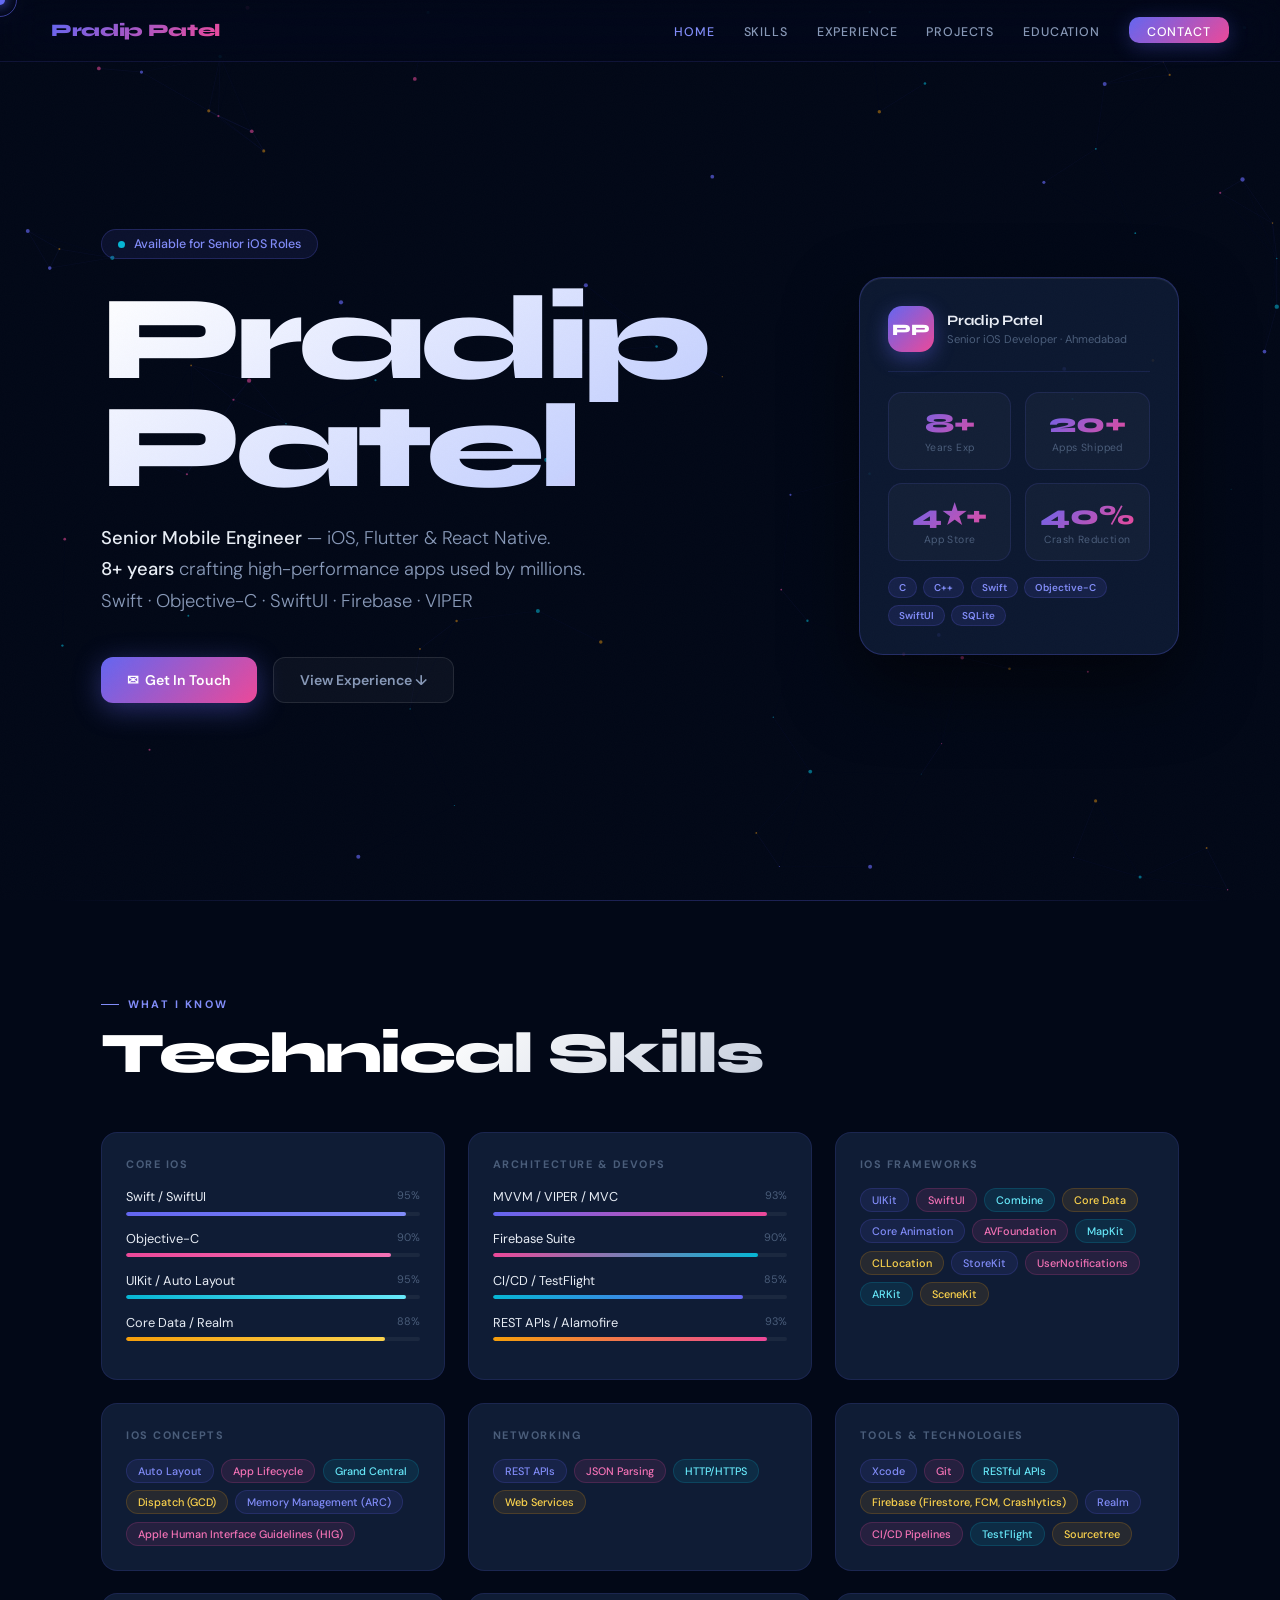
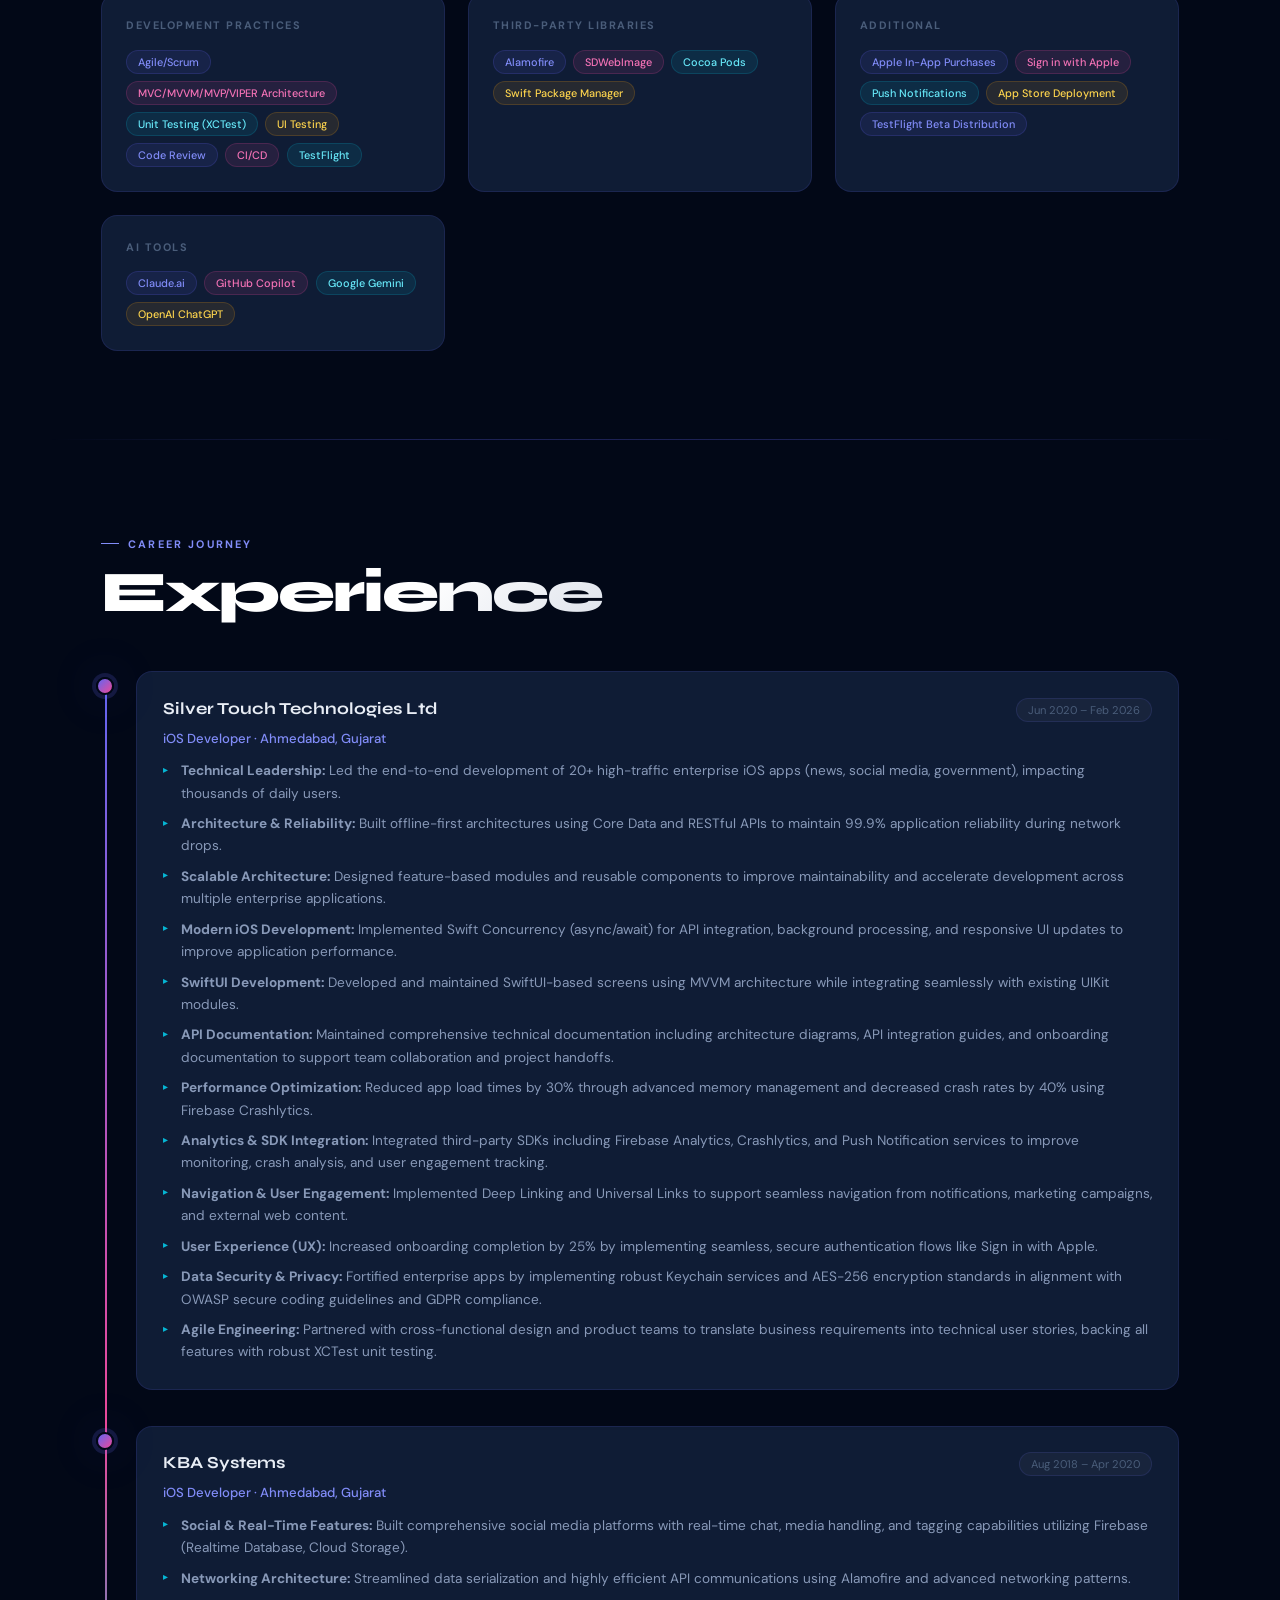
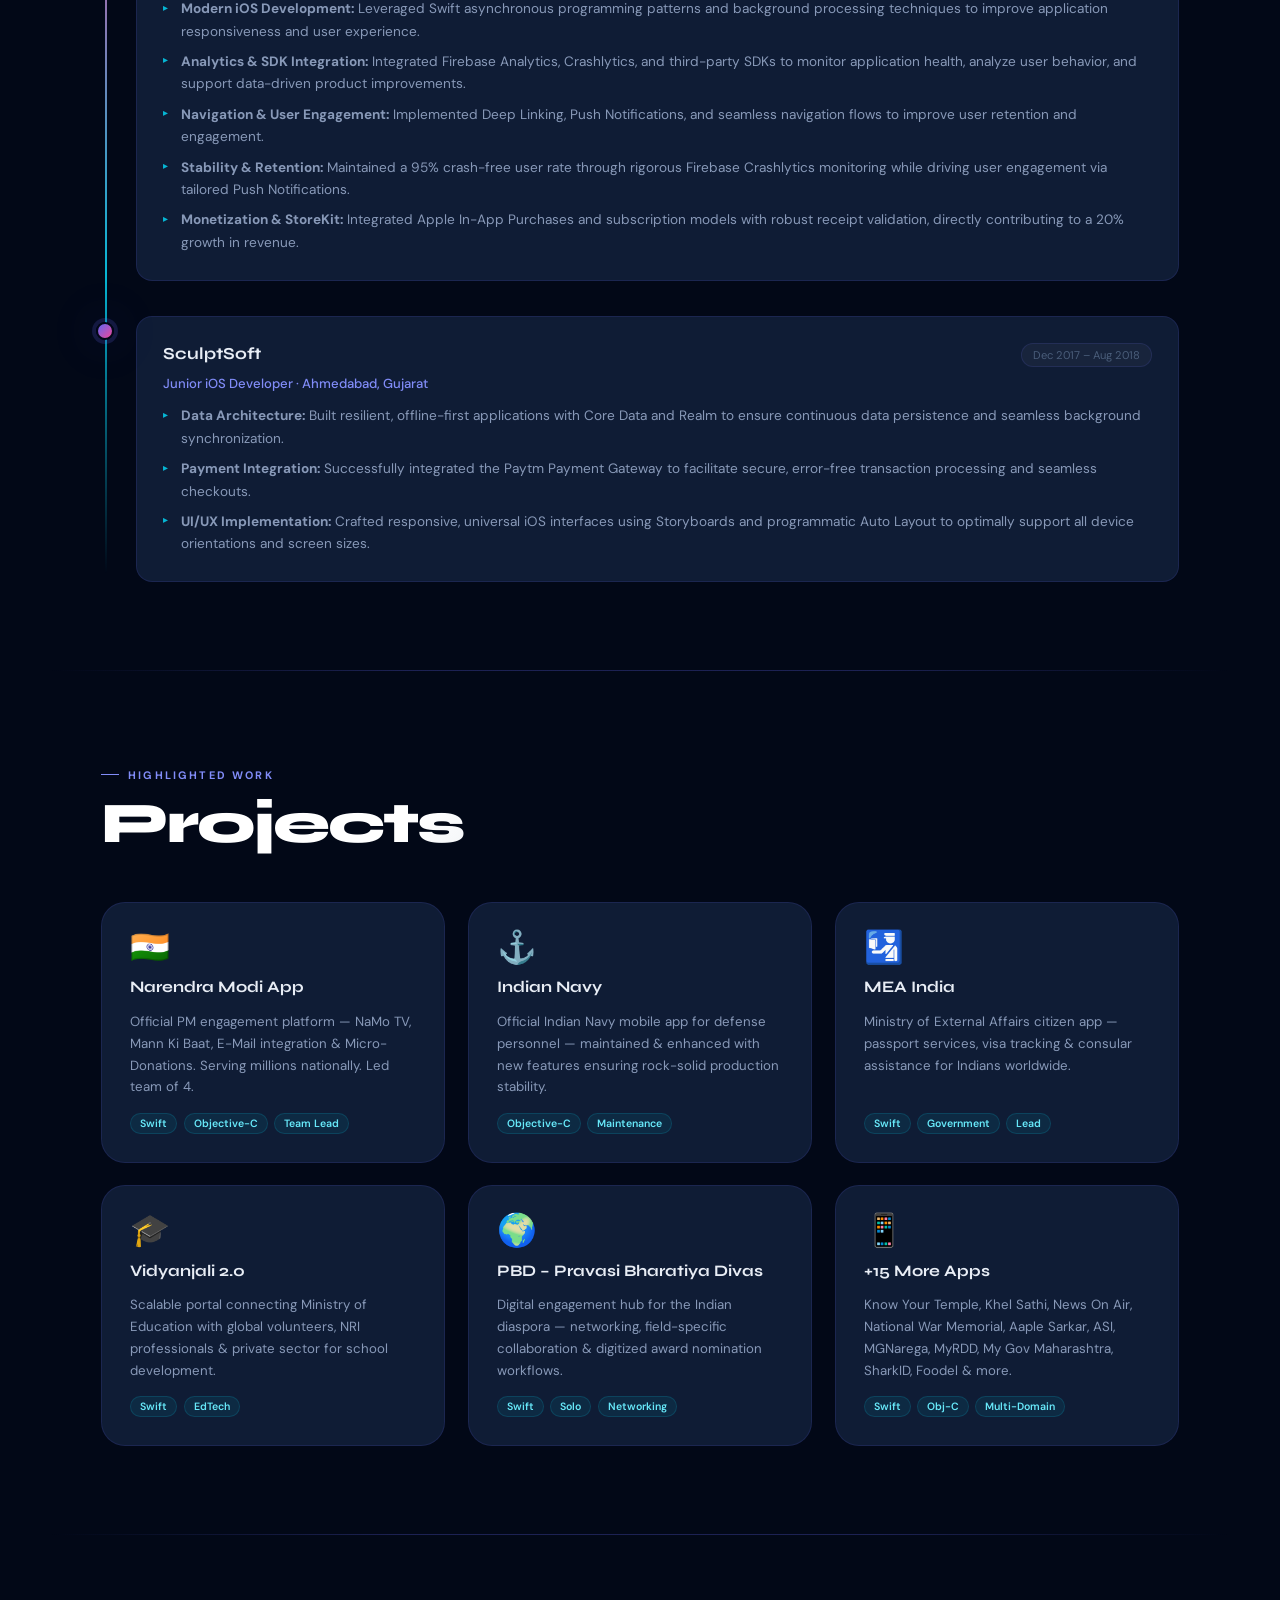
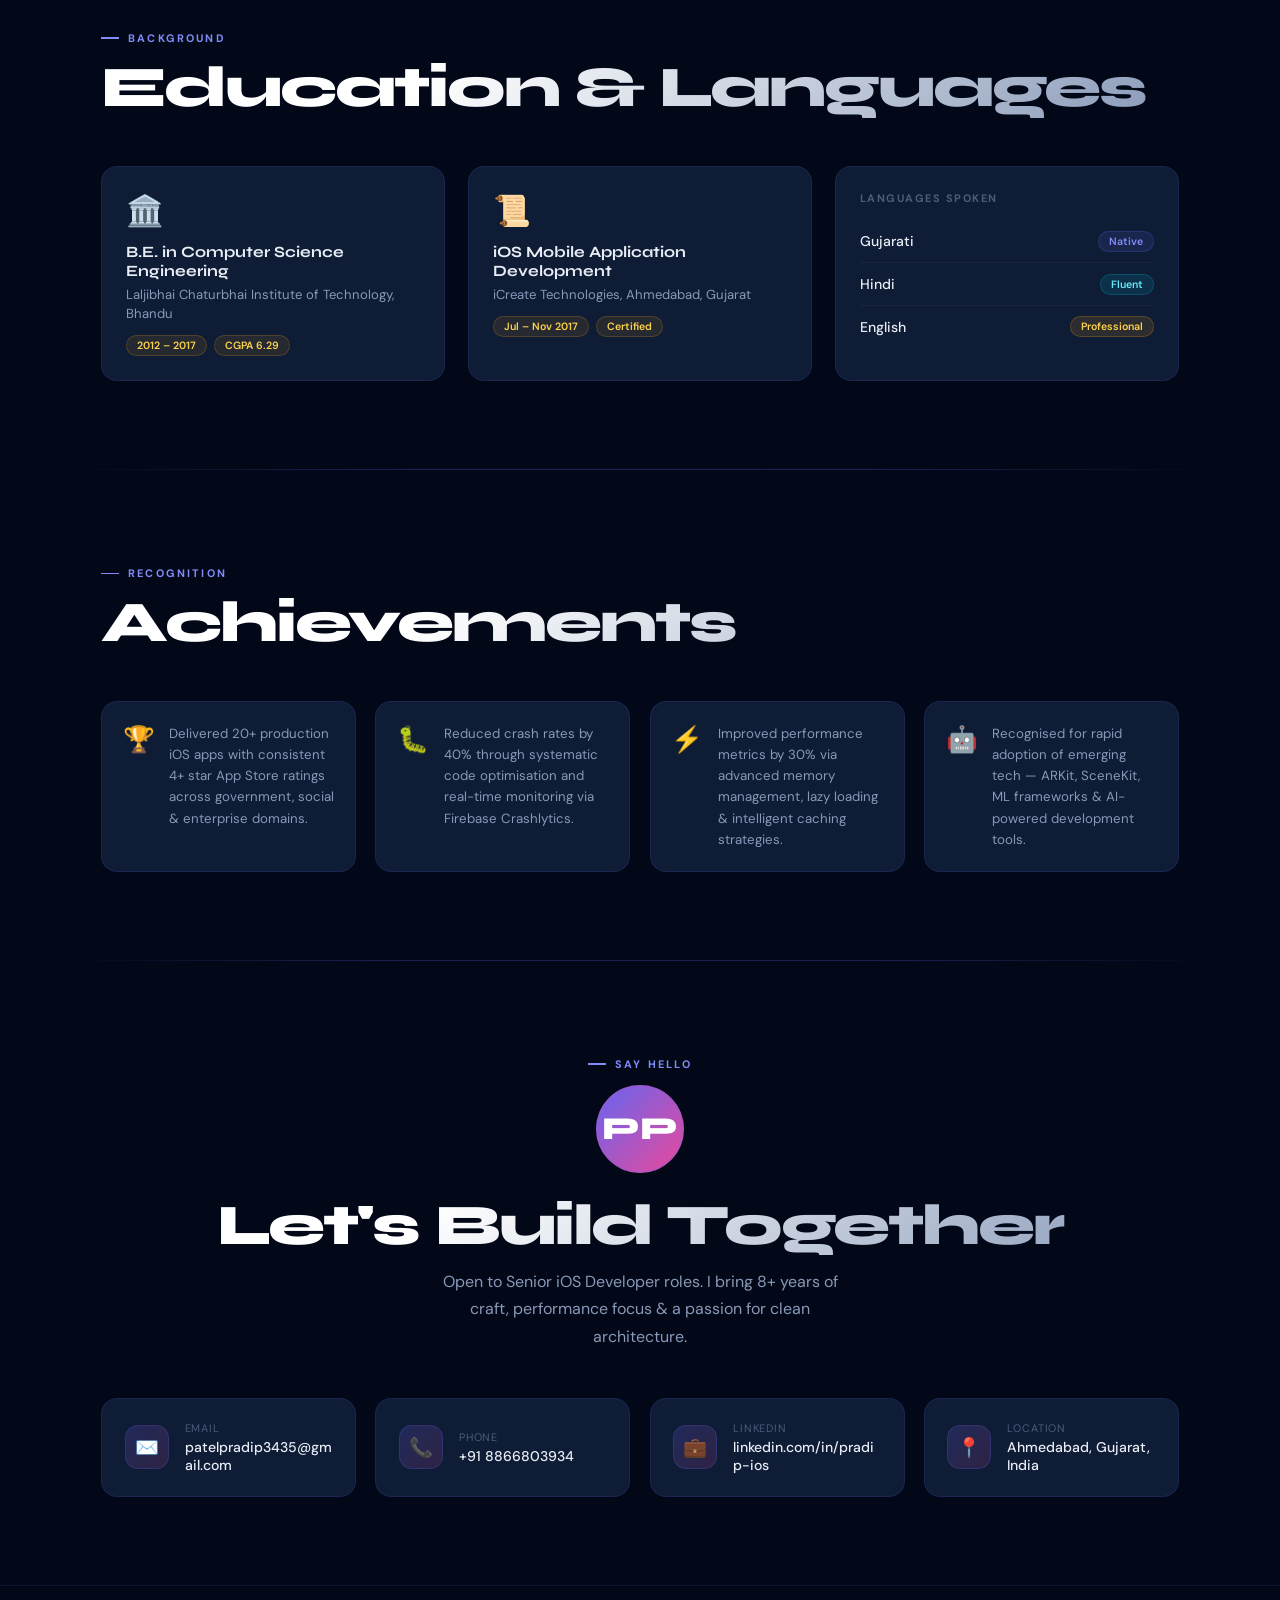
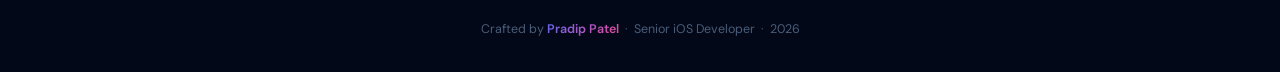
<file: index.html>
<!DOCTYPE html>
<html lang="en">
    <head>
        <meta charset="UTF-8" />
        <meta name="viewport" content="width=device-width, initial-scale=1.0" />
        <title>Pradip Patel — Senior iOS Developer</title>
        <link rel="preconnect" href="https://fonts.googleapis.com" />
        <link rel="preconnect" href="https://fonts.gstatic.com" crossorigin />
        <link href="https://fonts.googleapis.com/css2?family=Syne:wght@400;500;600;700;800&family=DM+Sans:ital,opsz,wght@0,9..40,300;0,9..40,400;0,9..40,500;0,9..40,600;1,9..40,400&display=swap" rel="stylesheet" />
        <link rel="stylesheet" href="style.css" />
    </head>
    <body>
        <div id="loader">
            <div class="ld-init">PP</div>
            <div class="ld-bar-wrap">
                <div class="ld-bar"></div>
            </div>
            <div class="ld-sub">Initialising Portfolio</div>
        </div>
        <div id="cur"></div>
        <div id="cur-ring"></div>
        <canvas id="pcv"></canvas>
        <nav>
            <div class="nav-brand">Pradip Patel</div>
            <ul class="nav-menu" id="navMenu">
                <li>
                    <a href="#hero">Home</a>
                </li>
                <li>
                    <a href="#skills">Skills</a>
                </li>
                <li>
                    <a href="#experience">Experience</a>
                </li>
                <li>
                    <a href="#projects">Projects</a>
                </li>
                <li>
                    <a href="#education">Education</a>
                </li>
                <li>
                    <a href="#contact" class="nav-btn">Contact</a>
                </li>
            </ul>
            <button class="nav-hbg" id="hbg" aria-label="Menu">
                <span></span>
                <span></span>
                <span></span>
            </button>
        </nav>
        <main>
            <section id="hero" class="wrap">
                <div class="hero-l">
                    <div class="hero-pill">
                        <span class="pill-dot"></span>Available for Senior iOS Roles
                    </div>
                    <h1 class="hero-name">Pradip <br>Patel </h1>
                    <p class="hero-sub">
                        <strong>Senior Mobile Engineer</strong> — iOS, Flutter &amp; React Native. <br>
                        <strong>8+ years</strong> crafting high-performance apps used by millions. <br> Swift · Objective-C · SwiftUI · Firebase · VIPER
                    </p>
                    <div class="hero-ctas">
                        <a href="#contact" class="btn btn-p">✉&nbsp; Get In Touch</a>
                        <a href="#experience" class="btn btn-s">View Experience ↓</a>
                    </div>
                </div>
                <div class="hero-r">
                    <div class="c3w">
                        <div class="c3" id="c3">
                            <div class="c3-head">
                                <div class="c3-av">PP</div>
                                <div>
                                    <div class="c3-nm">Pradip Patel</div>
                                    <div class="c3-rl">Senior iOS Developer · Ahmedabad</div>
                                </div>
                            </div>
                            <div class="stat-g">
                                <div class="stat">
                                    <div class="stat-n">8+</div>
                                    <div class="stat-l">Years Exp</div>
                                </div>
                                <div class="stat">
                                    <div class="stat-n">20+</div>
                                    <div class="stat-l">Apps Shipped</div>
                                </div>
                                <div class="stat">
                                    <div class="stat-n">4★+</div>
                                    <div class="stat-l">App Store</div>
                                </div>
                                <div class="stat">
                                    <div class="stat-n">40%</div>
                                    <div class="stat-l">Crash Reduction</div>
                                </div>
                            </div>
                            <div class="c3-tags">
                                <span class="c3-tag">C</span>
                                <span class="c3-tag">C++</span>
                                <span class="c3-tag">Swift</span>
                                <span class="c3-tag">Objective-C</span>
                                <span class="c3-tag">SwiftUI</span>
                                <span class="c3-tag">SQLite</span>
                            </div>
                        </div>
                    </div>
                </div>
            </section>
            <div class="divider"></div>
            <section id="skills" class="wrap">
                <div class="rv">
                    <div class="sec-lbl">What I Know</div>
                    <h2 class="sec-title">Technical Skills</h2>
                </div>
                <div class="sk-wrap">
                    <div class="sk-card rv">
                        <div class="sk-hd">Core iOS</div>
                        <div class="bar-row">
                            <div class="bar-lbl">
                                <span>Swift / SwiftUI</span>
                                <span>95%</span>
                            </div>
                            <div class="bar-bg">
                                <div class="bar-fill" data-w="95" style="background:linear-gradient(90deg,var(--indigo),var(--indigo-l))"></div>
                            </div>
                        </div>
                        <div class="bar-row">
                            <div class="bar-lbl">
                                <span>Objective-C</span>
                                <span>90%</span>
                            </div>
                            <div class="bar-bg">
                                <div class="bar-fill" data-w="90" style="background:linear-gradient(90deg,var(--pink),var(--pink-l))"></div>
                            </div>
                        </div>
                        <div class="bar-row">
                            <div class="bar-lbl">
                                <span>UIKit / Auto Layout</span>
                                <span>95%</span>
                            </div>
                            <div class="bar-bg">
                                <div class="bar-fill" data-w="95" style="background:linear-gradient(90deg,var(--cyan),var(--cyan-l))"></div>
                            </div>
                        </div>
                        <div class="bar-row">
                            <div class="bar-lbl">
                                <span>Core Data / Realm</span>
                                <span>88%</span>
                            </div>
                            <div class="bar-bg">
                                <div class="bar-fill" data-w="88" style="background:linear-gradient(90deg,var(--amber),var(--amber-l))"></div>
                            </div>
                        </div>
                    </div>
                    <div class="sk-card rv">
                        <div class="sk-hd">Architecture &amp; DevOps</div>
                        <div class="bar-row">
                            <div class="bar-lbl">
                                <span>MVVM / VIPER / MVC</span>
                                <span>93%</span>
                            </div>
                            <div class="bar-bg">
                                <div class="bar-fill" data-w="93" style="background:linear-gradient(90deg,var(--indigo),var(--pink))"></div>
                            </div>
                        </div>
                        <div class="bar-row">
                            <div class="bar-lbl">
                                <span>Firebase Suite</span>
                                <span>90%</span>
                            </div>
                            <div class="bar-bg">
                                <div class="bar-fill" data-w="90" style="background:linear-gradient(90deg,var(--pink),var(--cyan))"></div>
                            </div>
                        </div>
                        <div class="bar-row">
                            <div class="bar-lbl">
                                <span>CI/CD / TestFlight</span>
                                <span>85%</span>
                            </div>
                            <div class="bar-bg">
                                <div class="bar-fill" data-w="85" style="background:linear-gradient(90deg,var(--cyan),var(--indigo))"></div>
                            </div>
                        </div>
                        <div class="bar-row">
                            <div class="bar-lbl">
                                <span>REST APIs / Alamofire</span>
                                <span>93%</span>
                            </div>
                            <div class="bar-bg">
                                <div class="bar-fill" data-w="93" style="background:linear-gradient(90deg,var(--amber),var(--pink))"></div>
                            </div>
                        </div>
                    </div>
                    <div class="sk-card rv">
                        <div class="sk-hd">iOS Frameworks</div>
                        <div class="chips">
                            <span class="chip ci">UIKit</span>
                            <span class="chip cp">SwiftUI</span>
                            <span class="chip cc">Combine</span>
                            <span class="chip ca">Core Data</span>
                            <span class="chip ci">Core Animation</span>
                            <span class="chip cp">AVFoundation</span>
                            <span class="chip cc">MapKit</span>
                            <span class="chip ca">CLLocation</span>
                            <span class="chip ci">StoreKit</span>
                            <span class="chip cp">UserNotifications</span>
                            <span class="chip cc">ARKit</span>
                            <span class="chip ca">SceneKit</span>
                        </div>
                    </div>
                    <div class="sk-card rv">
                        <div class="sk-hd">iOS Concepts</div>
                        <div class="chips">
                            <span class="chip ci">Auto Layout</span>
                            <span class="chip cp">App Lifecycle</span>
                            <span class="chip cc">Grand Central</span>
                            <span class="chip ca">Dispatch (GCD)</span>
                            <span class="chip ci">Memory Management (ARC)</span>
                            <span class="chip cp">Apple Human Interface Guidelines (HIG)</span>
                        </div>
                    </div>
                    <div class="sk-card rv">
                        <div class="sk-hd">Networking</div>
                        <div class="chips">
                            <span class="chip ci">REST APIs</span>
                            <span class="chip cp">JSON Parsing</span>
                            <span class="chip cc">HTTP/HTTPS</span>
                            <span class="chip ca">Web Services</span>
                        </div>
                    </div>
                    <div class="sk-card rv">
                        <div class="sk-hd">Tools &amp; Technologies</div>
                        <div class="chips">
                            <span class="chip ci">Xcode</span>
                            <span class="chip cp">Git</span>
                            <span class="chip cc">RESTful APIs</span>
                            <span class="chip ca">Firebase (Firestore, FCM, Crashlytics)</span>
                            <span class="chip ci">Realm</span>
                            <span class="chip cp">CI/CD Pipelines</span>
                            <span class="chip cc">TestFlight</span>
                            <span class="chip ca">Sourcetree</span>
                        </div>
                    </div>
                    <div class="sk-card rv">
                        <div class="sk-hd">Development Practices</div>
                        <div class="chips">
                            <span class="chip ci">Agile/Scrum</span>
                            <span class="chip cp">MVC/MVVM/MVP/VIPER Architecture</span>
                            <span class="chip cc">Unit Testing (XCTest)</span>
                            <span class="chip ca">UI Testing</span>
                            <span class="chip ci">Code Review</span>
                            <span class="chip cp">CI/CD</span>
                            <span class="chip cc">TestFlight</span>
                        </div>
                    </div>
                    <div class="sk-card rv">
                        <div class="sk-hd">Third-Party Libraries</div>
                        <div class="chips">
                            <span class="chip ci">Alamofire</span>
                            <span class="chip cp">SDWebImage</span>
                            <span class="chip cc">Cocoa Pods</span>
                            <span class="chip ca">Swift Package Manager</span>
                        </div>
                    </div>
                    <div class="sk-card rv">
                        <div class="sk-hd">Additional</div>
                        <div class="chips">
                            <span class="chip ci">Apple In-App Purchases</span>
                            <span class="chip cp">Sign in with Apple</span>
                            <span class="chip cc">Push Notifications</span>
                            <span class="chip ca">App Store Deployment</span>
                            <span class="chip ci">TestFlight Beta Distribution</span>
                        </div>
                    </div>
                    <div class="sk-card rv">
                        <div class="sk-hd">AI Tools</div>
                        <div class="chips">
                            <span class="chip ci">Claude.ai</span>
                            <span class="chip cp">GitHub Copilot</span>
                            <span class="chip cc">Google Gemini</span>
                            <span class="chip ca">OpenAI ChatGPT</span>
                        </div>
                    </div>
                </div>
            </section>
            <div class="divider"></div>
            <section id="experience" class="wrap">
                <div class="rv">
                    <div class="sec-lbl">Career Journey</div>
                    <h2 class="sec-title">Experience</h2>
                </div>
                <div class="tl">
                    <div class="tl-item rv">
                        <div class="tl-dot"></div>
                        <div class="tl-card">
                            <div class="tl-top">
                                <div class="tl-co">Silver Touch Technologies Ltd</div>
                                <div class="tl-date">Jun 2020 – Feb 2026</div>
                            </div>
                            <div class="tl-role">iOS Developer · Ahmedabad, Gujarat</div>
                            <ul class="tl-ul">
                                <li>
                                    <b>Technical Leadership:</b> Led the end-to-end development of 20+ high-traffic enterprise iOS apps (news, social media, government), impacting thousands of daily users.
                                </li>
                                <li>
                                    <b>Architecture &amp; Reliability:</b> Built offline-first architectures using Core Data and RESTful APIs to maintain 99.9% application reliability during network drops.
                                </li>
                                <li>
                                    <b>Scalable Architecture:</b> Designed feature-based modules and reusable components to improve maintainability and accelerate development across multiple enterprise applications.
                                </li>
                                <li>
                                    <b>Modern iOS Development:</b> Implemented Swift Concurrency (async/await) for API integration, background processing, and responsive UI updates to improve application performance.
                                </li>
                                <li>
                                    <b>SwiftUI Development:</b> Developed and maintained SwiftUI-based screens using MVVM architecture while integrating seamlessly with existing UIKit modules.
                                </li>
                                <li>
                                    <b>API Documentation:</b> Maintained comprehensive technical documentation including architecture diagrams, API integration guides, and onboarding documentation to support team collaboration and project handoffs.
                                </li>
                                <li>
                                    <b>Performance Optimization:</b> Reduced app load times by 30% through advanced memory management and decreased crash rates by 40% using Firebase Crashlytics.
                                </li>
                                <li>
                                    <b>Analytics &amp; SDK Integration:</b> Integrated third-party SDKs including Firebase Analytics, Crashlytics, and Push Notification services to improve monitoring, crash analysis, and user engagement tracking.
                                </li>
                                <li>
                                    <b>Navigation &amp; User Engagement:</b> Implemented Deep Linking and Universal Links to support seamless navigation from notifications, marketing campaigns, and external web content.
                                </li>
                                <li>
                                    <b>User Experience (UX):</b> Increased onboarding completion by 25% by implementing seamless, secure authentication flows like Sign in with Apple.
                                </li>
                                <li>
                                    <b>Data Security &amp; Privacy:</b> Fortified enterprise apps by implementing robust Keychain services and AES-256 encryption standards in alignment with OWASP secure coding guidelines and GDPR compliance.
                                </li>
                                <li>
                                    <b>Agile Engineering:</b> Partnered with cross-functional design and product teams to translate business requirements into technical user stories, backing all features with robust XCTest unit testing.
                                </li>
                            </ul>
                        </div>
                    </div>
                    <div class="tl-item rv">
                        <div class="tl-dot"></div>
                        <div class="tl-card">
                            <div class="tl-top">
                                <div class="tl-co">KBA Systems</div>
                                <div class="tl-date">Aug 2018 – Apr 2020</div>
                            </div>
                            <div class="tl-role">iOS Developer · Ahmedabad, Gujarat</div>
                            <ul class="tl-ul">
                                <li>
                                    <b>Social &amp; Real-Time Features:</b> Built comprehensive social media platforms with real-time chat, media handling, and tagging capabilities utilizing Firebase (Realtime Database, Cloud Storage).
                                </li>
                                <li>
                                    <b>Networking Architecture:</b> Streamlined data serialization and highly efficient API communications using Alamofire and advanced networking patterns.
                                </li>
                                <li>
                                    <b>Modern iOS Development:</b> Leveraged Swift asynchronous programming patterns and background processing techniques to improve application responsiveness and user experience.
                                </li>
                                <li>
                                    <b>Analytics &amp; SDK Integration:</b> Integrated Firebase Analytics, Crashlytics, and third-party SDKs to monitor application health, analyze user behavior, and support data-driven product improvements.
                                </li>
                                <li>
                                    <b>Navigation &amp; User Engagement:</b> Implemented Deep Linking, Push Notifications, and seamless navigation flows to improve user retention and engagement.
                                </li>
                                <li>
                                    <b>Stability &amp; Retention:</b> Maintained a 95% crash-free user rate through rigorous Firebase Crashlytics monitoring while driving user engagement via tailored Push Notifications.
                                </li>
                                <li>
                                    <b>Monetization &amp; StoreKit:</b> Integrated Apple In-App Purchases and subscription models with robust receipt validation, directly contributing to a 20% growth in revenue.
                                </li>
                            </ul>
                        </div>
                    </div>
                    <div class="tl-item rv">
                        <div class="tl-dot"></div>
                        <div class="tl-card">
                            <div class="tl-top">
                                <div class="tl-co">SculptSoft</div>
                                <div class="tl-date">Dec 2017 – Aug 2018</div>
                            </div>
                            <div class="tl-role">Junior iOS Developer · Ahmedabad, Gujarat</div>
                            <ul class="tl-ul">
                                <li>
                                    <b>Data Architecture:</b> Built resilient, offline-first applications with Core Data and Realm to ensure continuous data persistence and seamless background synchronization.
                                </li>
                                <li>
                                    <b>Payment Integration:</b> Successfully integrated the Paytm Payment Gateway to facilitate secure, error-free transaction processing and seamless checkouts.
                                </li>
                                <li>
                                    <b>UI/UX Implementation:</b> Crafted responsive, universal iOS interfaces using Storyboards and programmatic Auto Layout to optimally support all device orientations and screen sizes.
                                </li>
                            </ul>
                        </div>
                    </div>
                </div>
            </section>
            <div class="divider"></div>
            <section id="projects" class="wrap">
                <div class="rv">
                    <div class="sec-lbl">Highlighted Work</div>
                    <h2 class="sec-title">Projects</h2>
                </div>
                <div class="proj-g">
                    <div class="proj-card rv">
                        <div class="proj-em">🇮🇳</div>
                        <div class="proj-nm">Narendra Modi App</div>
                        <div class="proj-ds">Official PM engagement platform — NaMo TV, Mann Ki Baat, E-Mail integration &amp; Micro-Donations. Serving millions nationally. Led team of 4.</div>
                        <div class="proj-tags">
                            <span class="proj-tag">Swift</span>
                            <span class="proj-tag">Objective-C</span>
                            <span class="proj-tag">Team Lead</span>
                        </div>
                    </div>
                    <div class="proj-card rv">
                        <div class="proj-em">⚓</div>
                        <div class="proj-nm">Indian Navy</div>
                        <div class="proj-ds">Official Indian Navy mobile app for defense personnel — maintained &amp; enhanced with new features ensuring rock-solid production stability.</div>
                        <div class="proj-tags">
                            <span class="proj-tag">Objective-C</span>
                            <span class="proj-tag">Maintenance</span>
                        </div>
                    </div>
                    <div class="proj-card rv">
                        <div class="proj-em">🛂</div>
                        <div class="proj-nm">MEA India</div>
                        <div class="proj-ds">Ministry of External Affairs citizen app — passport services, visa tracking &amp; consular assistance for Indians worldwide.</div>
                        <div class="proj-tags">
                            <span class="proj-tag">Swift</span>
                            <span class="proj-tag">Government</span>
                            <span class="proj-tag">Lead</span>
                        </div>
                    </div>
                    <div class="proj-card rv">
                        <div class="proj-em">🎓</div>
                        <div class="proj-nm">Vidyanjali 2.0</div>
                        <div class="proj-ds">Scalable portal connecting Ministry of Education with global volunteers, NRI professionals &amp; private sector for school development.</div>
                        <div class="proj-tags">
                            <span class="proj-tag">Swift</span>
                            <span class="proj-tag">EdTech</span>
                        </div>
                    </div>
                    <div class="proj-card rv">
                        <div class="proj-em">🌍</div>
                        <div class="proj-nm">PBD – Pravasi Bharatiya Divas</div>
                        <div class="proj-ds">Digital engagement hub for the Indian diaspora — networking, field-specific collaboration &amp; digitized award nomination workflows.</div>
                        <div class="proj-tags">
                            <span class="proj-tag">Swift</span>
                            <span class="proj-tag">Solo</span>
                            <span class="proj-tag">Networking</span>
                        </div>
                    </div>
                    <div class="proj-card rv">
                        <div class="proj-em">📱</div>
                        <div class="proj-nm">+15 More Apps</div>
                        <div class="proj-ds">Know Your Temple, Khel Sathi, News On Air, National War Memorial, Aaple Sarkar, ASI, MGNarega, MyRDD, My Gov Maharashtra, SharkID, Foodel &amp; more.</div>
                        <div class="proj-tags">
                            <span class="proj-tag">Swift</span>
                            <span class="proj-tag">Obj-C</span>
                            <span class="proj-tag">Multi-Domain</span>
                        </div>
                    </div>
                </div>
            </section>
            <div class="divider"></div>
            <section id="education" class="wrap">
                <div class="rv">
                    <div class="sec-lbl">Background</div>
                    <h2 class="sec-title">Education &amp; Languages</h2>
                </div>
                <div class="edu-g">
                    <div class="edu-card rv">
                        <div class="edu-ic">🏛️</div>
                        <div class="edu-deg">B.E. in Computer Science Engineering</div>
                        <div class="edu-sch">Laljibhai Chaturbhai Institute of Technology, Bhandu</div>
                        <div class="edu-ms">
                            <span class="edu-m">2012 – 2017</span>
                            <span class="edu-m">CGPA 6.29</span>
                        </div>
                    </div>
                    <div class="edu-card rv">
                        <div class="edu-ic">📜</div>
                        <div class="edu-deg">iOS Mobile Application Development</div>
                        <div class="edu-sch">iCreate Technologies, Ahmedabad, Gujarat</div>
                        <div class="edu-ms">
                            <span class="edu-m">Jul – Nov 2017</span>
                            <span class="edu-m">Certified</span>
                        </div>
                    </div>
                    <div class="lang-card rv">
                        <div class="sk-hd" style="margin-bottom:1rem">Languages Spoken</div>
                        <div class="lang-row">
                            <span class="lang-nm">Gujarati</span>
                            <span class="lb lb-n">Native</span>
                        </div>
                        <div class="lang-row">
                            <span class="lang-nm">Hindi</span>
                            <span class="lb lb-f">Fluent</span>
                        </div>
                        <div class="lang-row">
                            <span class="lang-nm">English</span>
                            <span class="lb lb-i">Professional</span>
                        </div>
                    </div>
                </div>
            </section>
            <div class="divider"></div>
            <section id="achievements" class="wrap">
                <div class="rv">
                    <div class="sec-lbl">Recognition</div>
                    <h2 class="sec-title">Achievements</h2>
                </div>
                <div class="ach-g">
                    <div class="ach-card rv">
                        <div class="ach-ic">🏆</div>
                        <div class="ach-tx">Delivered 20+ production iOS apps with consistent 4+ star App Store ratings across government, social &amp; enterprise domains.</div>
                    </div>
                    <div class="ach-card rv">
                        <div class="ach-ic">🐛</div>
                        <div class="ach-tx">Reduced crash rates by 40% through systematic code optimisation and real-time monitoring via Firebase Crashlytics.</div>
                    </div>
                    <div class="ach-card rv">
                        <div class="ach-ic">⚡</div>
                        <div class="ach-tx">Improved performance metrics by 30% via advanced memory management, lazy loading &amp; intelligent caching strategies.</div>
                    </div>
                    <div class="ach-card rv">
                        <div class="ach-ic">🤖</div>
                        <div class="ach-tx">Recognised for rapid adoption of emerging tech — ARKit, SceneKit, ML frameworks &amp; AI-powered development tools.</div>
                    </div>
                </div>
            </section>
            <div class="divider"></div>
            <section id="contact" class="wrap">
                <div class="rv ct-top">
                    <div class="sec-lbl">Say Hello</div>
                    <div class="rip-av">PP</div>
                    <h2 class="sec-title" style="margin-bottom:.8rem">Let's Build Together</h2>
                    <p class="ct-tag">Open to Senior iOS Developer roles. I bring 8+ years of craft, performance focus &amp; a passion for clean architecture.</p>
                </div>
                <div class="ct-g rv">
                    <a href="mailto:patelpradip3435@gmail.com" class="ct-card">
                        <div class="ct-ic">✉️</div>
                        <div>
                            <div class="ct-lbl">Email</div>
                            <div class="ct-val">patelpradip3435@gmail.com</div>
                        </div>
                    </a>
                    <a href="tel:+918866803934" class="ct-card">
                        <div class="ct-ic">📞</div>
                        <div>
                            <div class="ct-lbl">Phone</div>
                            <div class="ct-val">+91 8866803934</div>
                        </div>
                    </a>
                    <a href="https://linkedin.com/in/pradip-ios" target="_blank" rel="noopener" class="ct-card">
                        <div class="ct-ic">💼</div>
                        <div>
                            <div class="ct-lbl">LinkedIn</div>
                            <div class="ct-val">linkedin.com/in/pradip-ios</div>
                        </div>
                    </a>
                    <div class="ct-card">
                        <div class="ct-ic">📍</div>
                        <div>
                            <div class="ct-lbl">Location</div>
                            <div class="ct-val">Ahmedabad, Gujarat, India</div>
                        </div>
                    </div>
                </div>
            </section>
        </main>
        <footer> Crafted by <em>Pradip Patel</em> &nbsp;·&nbsp; Senior iOS Developer &nbsp;·&nbsp; 2026 </footer>
        <script src="script.js"></script>
    </body>
</html>
</file>
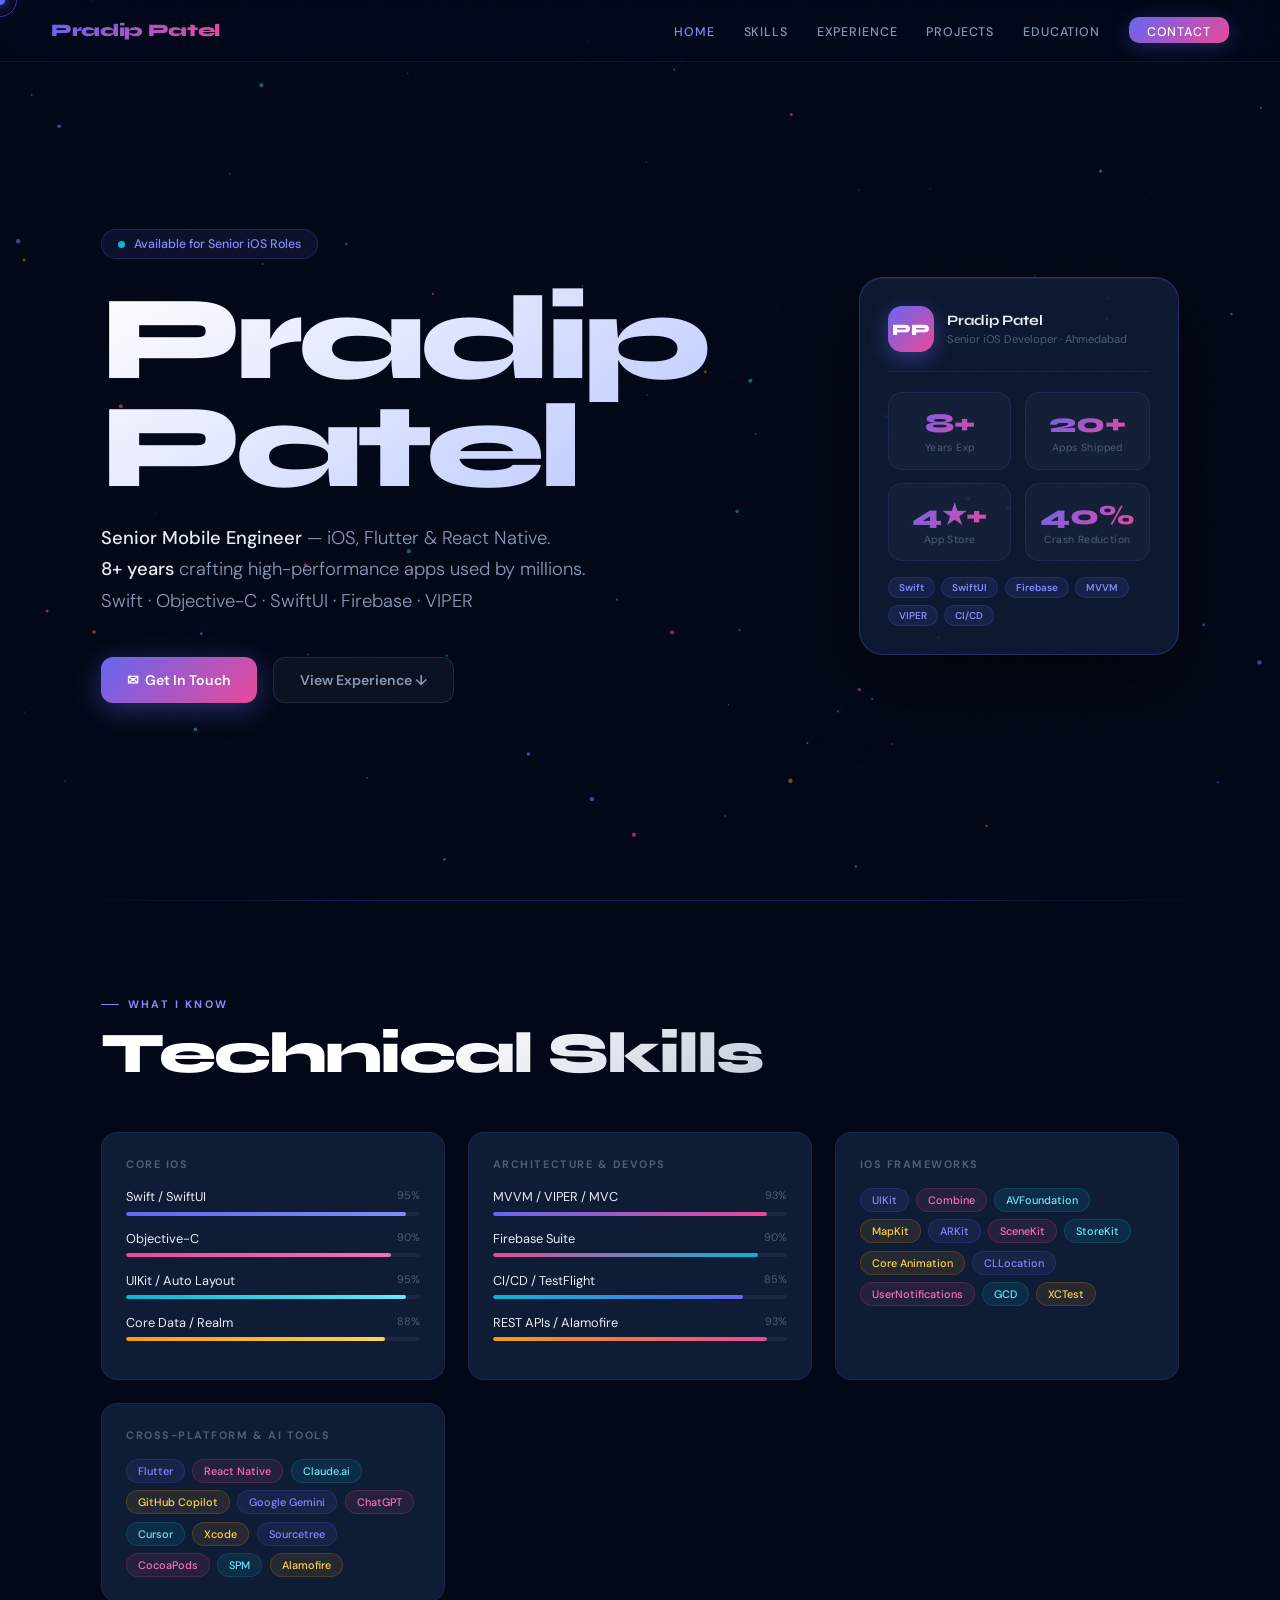
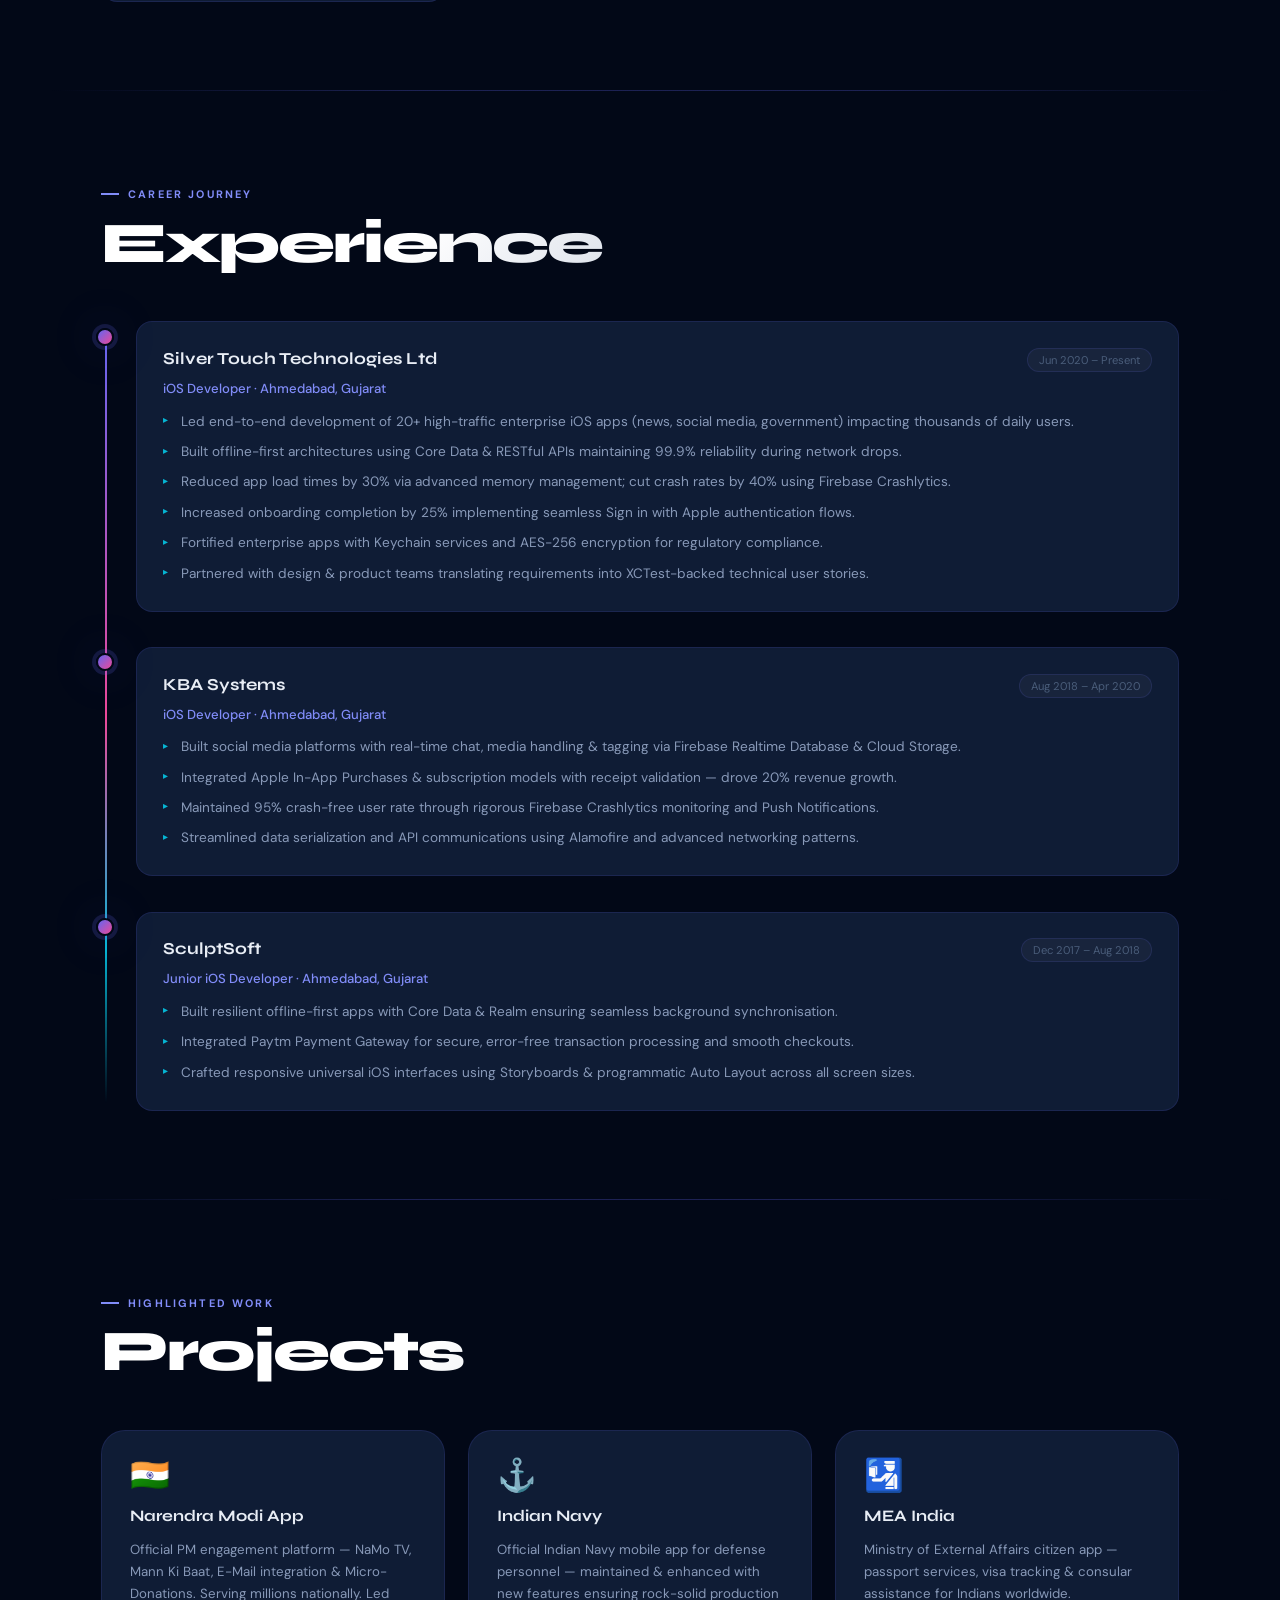
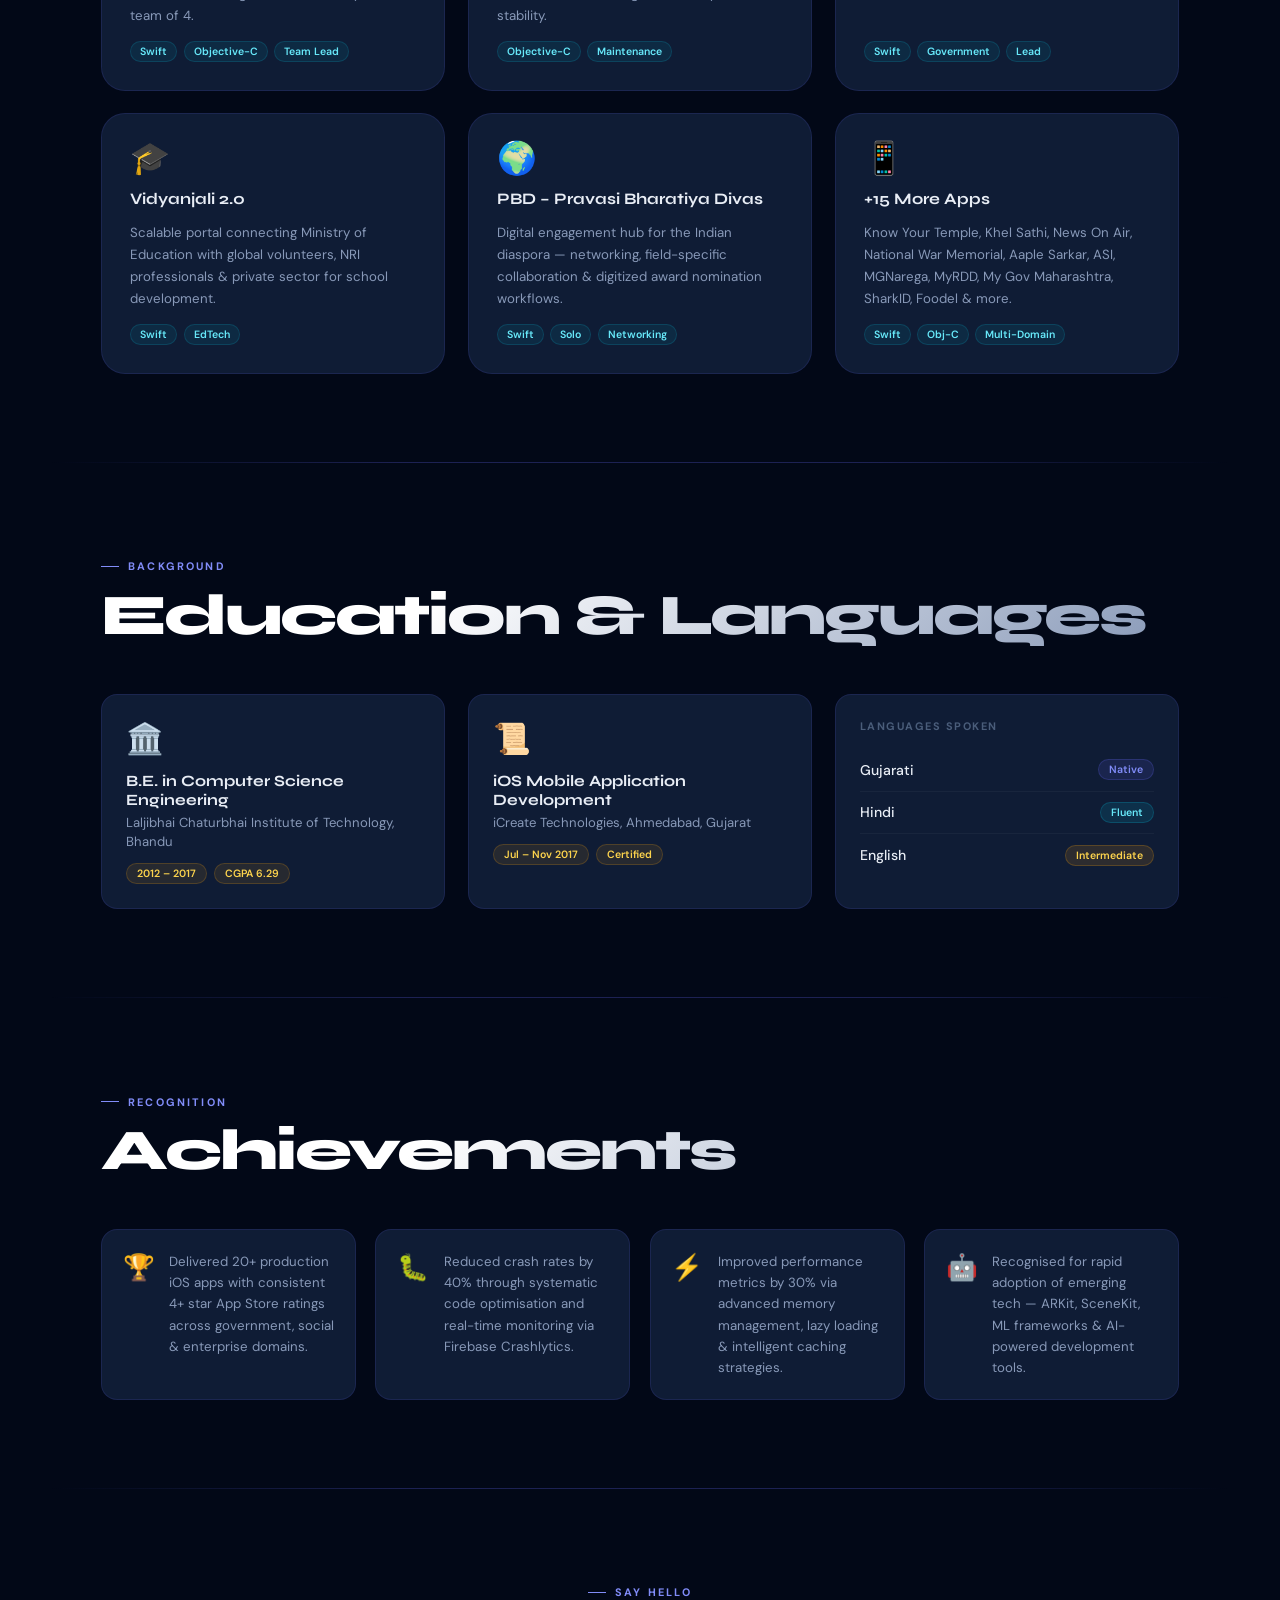
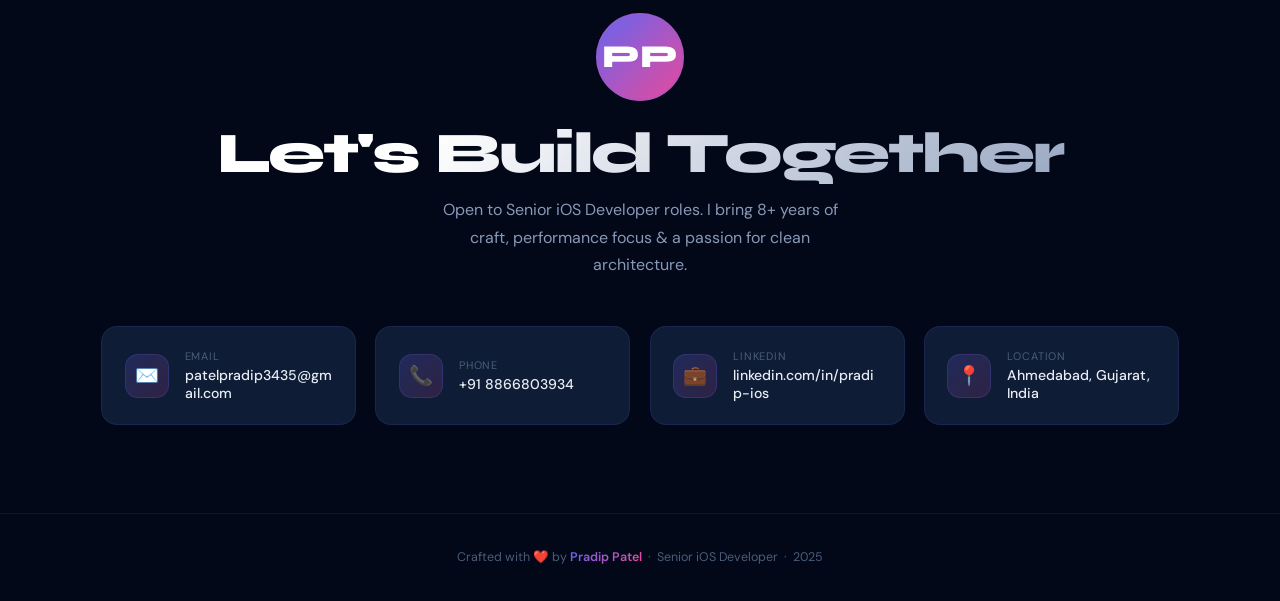
<file: pradipPatelPortfolio.html>
<!DOCTYPE html>
<html lang="en">
<head>
<meta charset="UTF-8"/>
<meta name="viewport" content="width=device-width, initial-scale=1.0"/>
<title>Pradip Patel — Senior iOS Developer</title>
<link rel="preconnect" href="https://fonts.googleapis.com"/>
<link rel="preconnect" href="https://fonts.gstatic.com" crossorigin/>
<link href="https://fonts.googleapis.com/css2?family=Syne:wght@400;500;600;700;800&family=DM+Sans:ital,opsz,wght@0,9..40,300;0,9..40,400;0,9..40,500;0,9..40,600;1,9..40,400&display=swap" rel="stylesheet"/>
<style>
:root{
  --indigo:#6366f1;--indigo-l:#818cf8;--indigo-d:#4338ca;--indigo-xl:#c7d2fe;
  --pink:#ec4899;--pink-l:#f472b6;
  --cyan:#06b6d4;--cyan-l:#67e8f9;
  --amber:#f59e0b;--amber-l:#fcd34d;
  --bg:#020817;--bg2:#050d1f;
  --surf:#0f1c35;--surf2:#162040;
  --txt:#e8edf5;--txt-m:#8899b8;--txt-d:#4a5d7a;
  --bdr:rgba(99,102,241,.14);--bdr2:rgba(99,102,241,.28);
  --gi:linear-gradient(135deg,var(--indigo),var(--pink));
  --gc:linear-gradient(135deg,var(--cyan),var(--indigo));
  --ga:linear-gradient(135deg,var(--amber),var(--pink));
  --glow-i:0 0 50px rgba(99,102,241,.3);
  --glow-p:0 0 50px rgba(236,72,153,.3);
  --glow-c:0 0 50px rgba(6,182,212,.3);
  --glow-a:0 0 50px rgba(245,158,11,.3);
  --r:16px;--rl:24px;
}
*{margin:0;padding:0;box-sizing:border-box}
html{scroll-behavior:smooth}
body{font-family:'DM Sans',sans-serif;background:var(--bg);color:var(--txt);overflow-x:hidden;cursor:none;-webkit-font-smoothing:antialiased}
::selection{background:rgba(99,102,241,.35);color:#fff}
a{text-decoration:none;color:inherit}
::-webkit-scrollbar{width:5px}
::-webkit-scrollbar-track{background:var(--bg)}
::-webkit-scrollbar-thumb{background:linear-gradient(180deg,var(--indigo),var(--pink),var(--cyan));border-radius:99px}
body::after{
  content:'';position:fixed;inset:0;pointer-events:none;z-index:9000;opacity:.32;
  background-image:url("data:image/svg+xml,%3Csvg xmlns='http://www.w3.org/2000/svg' width='300' height='300'%3E%3Cfilter id='n'%3E%3CfeTurbulence type='fractalNoise' baseFrequency='.75' numOctaves='4' stitchTiles='stitch'/%3E%3C/filter%3E%3Crect width='300' height='300' filter='url(%23n)' opacity='.05'/%3E%3C/svg%3E");
  background-size:250px;
}

/* CURSOR */
#cur{position:fixed;width:10px;height:10px;border-radius:50%;background:var(--indigo);pointer-events:none;z-index:99999;transform:translate(-50%,-50%);box-shadow:0 0 12px var(--indigo),0 0 28px rgba(99,102,241,.6);transition:transform .08s,background .25s,box-shadow .25s;mix-blend-mode:screen}
#cur-ring{position:fixed;width:34px;height:34px;border-radius:50%;border:1.5px solid rgba(99,102,241,.55);pointer-events:none;z-index:99998;transform:translate(-50%,-50%);transition:width .2s,height .2s,border-color .2s}
body.hov #cur{transform:translate(-50%,-50%) scale(2);background:var(--pink);box-shadow:0 0 18px var(--pink),0 0 40px rgba(236,72,153,.6)}
body.hov #cur-ring{width:52px;height:52px;border-color:rgba(236,72,153,.45)}

/* LOADER */
#loader{position:fixed;inset:0;z-index:99997;background:var(--bg);display:flex;flex-direction:column;align-items:center;justify-content:center;gap:28px;transition:opacity .9s ease,visibility .9s}
#loader.out{opacity:0;visibility:hidden}
.ld-init{font-family:'Syne',sans-serif;font-weight:800;font-size:clamp(5rem,14vw,9rem);letter-spacing:-.04em;background:linear-gradient(135deg,var(--indigo-l),var(--pink),var(--cyan),var(--amber));background-size:300%;-webkit-background-clip:text;-webkit-text-fill-color:transparent;background-clip:text;animation:ldS 2s ease infinite,ldP .6s ease both}
@keyframes ldS{0%,100%{background-position:0% 50%}50%{background-position:100% 50%}}
@keyframes ldP{from{transform:scale(.85);opacity:0}to{transform:scale(1);opacity:1}}
.ld-bar-wrap{width:220px;height:2.5px;background:rgba(255,255,255,.07);border-radius:99px;overflow:hidden}
.ld-bar{height:100%;width:0;border-radius:99px;background:linear-gradient(90deg,var(--indigo),var(--pink),var(--cyan),var(--amber));animation:ldB 1.9s cubic-bezier(.4,0,.2,1) forwards}
@keyframes ldB{0%{width:0}55%{width:70%}85%{width:88%}100%{width:100%}}
.ld-sub{font-size:.7rem;letter-spacing:.22em;text-transform:uppercase;color:var(--txt-d);font-weight:500}

/* CANVAS */
#pcv{position:fixed;inset:0;z-index:0;pointer-events:none}

/* NAV */
nav{position:fixed;top:0;inset-inline:0;z-index:5000;display:flex;align-items:center;justify-content:space-between;height:62px;padding:0 clamp(1.2rem,4vw,3.5rem);background:rgba(2,8,23,.72);backdrop-filter:blur(24px) saturate(180%);-webkit-backdrop-filter:blur(24px) saturate(180%);border-bottom:1px solid var(--bdr)}
.nav-brand{font-family:'Syne',sans-serif;font-weight:800;font-size:1.1rem;letter-spacing:-.02em;background:var(--gi);-webkit-background-clip:text;-webkit-text-fill-color:transparent;background-clip:text}
.nav-menu{display:flex;gap:1.8rem;list-style:none;align-items:center}
.nav-menu a{font-size:.78rem;font-weight:500;letter-spacing:.07em;text-transform:uppercase;color:var(--txt-m);position:relative;padding-bottom:3px;transition:color .25s}
.nav-menu a::after{content:'';position:absolute;bottom:0;left:0;width:0;height:1.5px;background:var(--gi);border-radius:99px;transition:width .3s ease}
.nav-menu a:hover{color:var(--txt)}
.nav-menu a:hover::after{width:100%}
.nav-btn{background:var(--gi)!important;color:#fff!important;padding:7px 18px;border-radius:10px;box-shadow:0 4px 20px rgba(99,102,241,.3);transition:transform .2s,box-shadow .2s!important}
.nav-btn:hover{transform:translateY(-2px)!important;box-shadow:0 8px 28px rgba(99,102,241,.5)!important}
.nav-btn::after{display:none!important}
.nav-hbg{display:none;flex-direction:column;gap:5px;background:none;border:none;cursor:none;padding:6px}
.nav-hbg span{display:block;width:22px;height:1.5px;background:var(--txt-m);border-radius:2px;transition:.3s}

/* LAYOUT */
main{position:relative;z-index:1}
.wrap{max-width:1180px;margin:0 auto;padding:0 clamp(1.2rem,4vw,3.5rem)}
section.wrap{padding-top:5.5rem;padding-bottom:5.5rem}
.sec-lbl{display:inline-flex;align-items:center;gap:.55rem;font-size:.68rem;font-weight:700;letter-spacing:.2em;text-transform:uppercase;color:var(--indigo-l);margin-bottom:.85rem}
.sec-lbl::before{content:'';width:18px;height:1.5px;background:var(--indigo-l)}
.sec-title{font-family:'Syne',sans-serif;font-weight:800;letter-spacing:-.035em;font-size:clamp(2.2rem,5vw,3.6rem);line-height:1.02;margin-bottom:3rem;background:linear-gradient(135deg,#fff 30%,var(--txt-m));-webkit-background-clip:text;-webkit-text-fill-color:transparent;background-clip:text}
.divider{height:1px;background:linear-gradient(90deg,transparent,var(--bdr2) 30%,var(--bdr2) 70%,transparent);max-width:1180px;margin:0 auto;padding:0 clamp(1.2rem,4vw,3.5rem)}
.rv{opacity:0;transform:translateY(28px);transition:opacity .75s ease,transform .75s ease}
.rv.in{opacity:1;transform:none}

/* HERO */
#hero{min-height:100svh;display:flex;align-items:center;justify-content:space-between;gap:3rem;flex-wrap:wrap;padding-top:5rem;padding-bottom:3rem}
.hero-l{flex:1;min-width:280px;display:flex;flex-direction:column}
.hero-pill{display:inline-flex;align-items:center;gap:.55rem;width:fit-content;background:rgba(99,102,241,.1);border:1px solid rgba(99,102,241,.24);border-radius:99px;padding:6px 16px;font-size:.78rem;font-weight:500;color:var(--indigo-l);margin-bottom:1.6rem;animation:fadeUp .7s .1s ease both}
.pill-dot{width:7px;height:7px;border-radius:50%;background:var(--cyan);animation:dotB 1.6s infinite}
@keyframes dotB{0%,100%{opacity:1;box-shadow:0 0 6px var(--cyan)}50%{opacity:.3;box-shadow:none}}
.hero-name{font-family:'Syne',sans-serif;font-weight:800;letter-spacing:-.05em;font-size:clamp(3.5rem,10vw,7.5rem);line-height:.9;margin-bottom:1.4rem;background:linear-gradient(145deg,#fff 0%,var(--indigo-xl) 35%,var(--pink-l) 65%,var(--cyan-l) 100%);background-size:250%;-webkit-background-clip:text;-webkit-text-fill-color:transparent;background-clip:text;animation:nameS 5s ease infinite,fadeUp .8s .15s ease both}
@keyframes nameS{0%,100%{background-position:0% 60%}50%{background-position:100% 40%}}
.hero-sub{font-size:clamp(.95rem,2vw,1.15rem);color:var(--txt-m);font-weight:300;line-height:1.7;max-width:500px;margin-bottom:2.5rem;animation:fadeUp .8s .25s ease both;opacity:0;animation-fill-mode:forwards}
.hero-sub strong{color:var(--txt);font-weight:500}
.hero-ctas{display:flex;gap:1rem;flex-wrap:wrap;animation:fadeUp .8s .35s ease both;opacity:0;animation-fill-mode:forwards}
.btn{display:inline-flex;align-items:center;gap:.5rem;padding:13px 26px;border-radius:12px;font-family:'DM Sans',sans-serif;font-weight:600;font-size:.88rem;cursor:none;border:none;transition:all .28s ease}
.btn-p{background:var(--gi);color:#fff;box-shadow:0 6px 28px rgba(99,102,241,.4)}
.btn-p:hover{transform:translateY(-3px);box-shadow:0 14px 40px rgba(99,102,241,.55)}
.btn-s{background:rgba(255,255,255,.04);border:1px solid rgba(255,255,255,.1);color:var(--txt-m)}
.btn-s:hover{background:rgba(255,255,255,.08);color:var(--txt);transform:translateY(-2px)}

/* HERO CARD */
.hero-r{flex:0 0 auto;animation:fadeUp .9s .45s ease both;opacity:0;animation-fill-mode:forwards}
.c3w{perspective:900px}
.c3{width:clamp(280px,30vw,320px);background:rgba(15,28,53,.85);border:1px solid var(--bdr2);border-radius:var(--rl);padding:1.75rem;backdrop-filter:blur(20px);-webkit-backdrop-filter:blur(20px);box-shadow:0 30px 70px rgba(0,0,0,.55),inset 0 1px 0 rgba(255,255,255,.07);animation:cardF 7s ease-in-out infinite;transform-style:preserve-3d;transition:transform .12s ease}
@keyframes cardF{0%,100%{transform:rotateX(5deg) rotateY(-7deg) translateY(0)}33%{transform:rotateX(-3deg) rotateY(5deg) translateY(-14px)}66%{transform:rotateX(4deg) rotateY(1deg) translateY(-7px)}}
.c3-head{display:flex;align-items:center;gap:.8rem;padding-bottom:1.2rem;margin-bottom:1.2rem;border-bottom:1px solid var(--bdr)}
.c3-av{width:46px;height:46px;border-radius:14px;flex-shrink:0;background:var(--gi);display:flex;align-items:center;justify-content:center;font-family:'Syne',sans-serif;font-weight:800;font-size:1rem;color:#fff;box-shadow:0 6px 20px rgba(99,102,241,.4)}
.c3-nm{font-family:'Syne',sans-serif;font-weight:700;font-size:.9rem;line-height:1.2}
.c3-rl{font-size:.7rem;color:var(--txt-d);margin-top:.15rem}
.stat-g{display:grid;grid-template-columns:1fr 1fr;gap:.85rem}
.stat{background:rgba(255,255,255,.03);border:1px solid var(--bdr);border-radius:14px;padding:.9rem;text-align:center;transition:.3s}
.stat:hover{border-color:rgba(99,102,241,.35);box-shadow:var(--glow-i)}
.stat-n{font-family:'Syne',sans-serif;font-size:1.7rem;font-weight:800;background:var(--gi);-webkit-background-clip:text;-webkit-text-fill-color:transparent;background-clip:text}
.stat-l{font-size:.65rem;color:var(--txt-d);margin-top:.15rem;letter-spacing:.04em}
.c3-tags{display:flex;flex-wrap:wrap;gap:.4rem;margin-top:1rem}
.c3-tag{font-size:.62rem;font-weight:600;padding:3px 10px;border-radius:99px;background:rgba(99,102,241,.12);color:var(--indigo-l);border:1px solid rgba(99,102,241,.2)}

@keyframes fadeUp{from{opacity:0;transform:translateY(22px)}to{opacity:1;transform:translateY(0)}}

/* SKILLS */
.sk-wrap{display:grid;grid-template-columns:repeat(auto-fit,minmax(270px,1fr));gap:1.4rem}
.sk-card{background:var(--surf);border:1px solid var(--bdr);border-radius:var(--r);padding:1.5rem;transition:border-color .3s,box-shadow .3s,transform .3s}
.sk-card:hover{border-color:var(--bdr2);box-shadow:var(--glow-i);transform:translateY(-4px)}
.sk-hd{font-size:.68rem;font-weight:700;letter-spacing:.14em;text-transform:uppercase;color:var(--txt-d);margin-bottom:1.1rem}
.bar-row{margin-bottom:.9rem}
.bar-lbl{display:flex;justify-content:space-between;font-size:.8rem;margin-bottom:.4rem}
.bar-lbl span:last-child{font-size:.68rem;color:var(--txt-d)}
.bar-bg{height:4px;background:rgba(255,255,255,.05);border-radius:99px;overflow:hidden}
.bar-fill{height:100%;width:0;border-radius:99px;transition:width 1.3s cubic-bezier(.4,0,.2,1)}
.chips{display:flex;flex-wrap:wrap;gap:.45rem;margin-top:.5rem}
.chip{font-size:.68rem;font-weight:500;padding:4px 11px;border-radius:99px;cursor:none;transition:transform .2s,filter .2s}
.chip:hover{transform:translateY(-2px);filter:brightness(1.25)}
.ci{background:rgba(99,102,241,.1);color:var(--indigo-l);border:1px solid rgba(99,102,241,.18)}
.cp{background:rgba(236,72,153,.1);color:var(--pink-l);border:1px solid rgba(236,72,153,.18)}
.cc{background:rgba(6,182,212,.1);color:var(--cyan-l);border:1px solid rgba(6,182,212,.18)}
.ca{background:rgba(245,158,11,.1);color:var(--amber-l);border:1px solid rgba(245,158,11,.18)}

/* TIMELINE */
.tl{position:relative;padding-left:2.2rem;display:flex;flex-direction:column;gap:2.2rem}
.tl::before{content:'';position:absolute;left:4px;top:8px;bottom:8px;width:1.5px;background:linear-gradient(to bottom,var(--indigo),var(--pink) 50%,var(--cyan) 80%,transparent)}
.tl-item{position:relative}
.tl-dot{position:absolute;left:-2.55rem;top:.4rem;width:18px;height:18px;border-radius:50%;background:var(--gi);border:2.5px solid var(--bg);box-shadow:0 0 0 4px rgba(99,102,241,.18),var(--glow-i)}
.tl-card{background:var(--surf);border:1px solid var(--bdr);border-radius:var(--r);padding:1.6rem;transition:.3s}
.tl-card:hover{border-color:rgba(236,72,153,.35);box-shadow:var(--glow-p);transform:translateX(8px)}
.tl-top{display:flex;justify-content:space-between;align-items:flex-start;flex-wrap:wrap;gap:.6rem;margin-bottom:.5rem}
.tl-co{font-family:'Syne',sans-serif;font-size:1.05rem;font-weight:700}
.tl-date{font-size:.7rem;color:var(--txt-d);background:rgba(255,255,255,.04);border:1px solid var(--bdr);padding:4px 11px;border-radius:99px;white-space:nowrap}
.tl-role{font-size:.82rem;color:var(--indigo-l);font-weight:500;margin-bottom:.85rem}
.tl-ul{list-style:none;display:flex;flex-direction:column;gap:.5rem}
.tl-ul li{font-size:.85rem;color:var(--txt-m);line-height:1.65;padding-left:1.1rem;position:relative}
.tl-ul li::before{content:'▸';position:absolute;left:0;color:var(--cyan);top:.05em;font-size:.65rem}

/* PROJECTS */
.proj-g{display:grid;grid-template-columns:repeat(auto-fill,minmax(290px,1fr));gap:1.4rem}
.proj-card{background:var(--surf);border:1px solid var(--bdr);border-radius:var(--rl);padding:1.75rem;position:relative;overflow:hidden;display:flex;flex-direction:column;gap:.9rem;transition:.35s;cursor:none}
.proj-card::before{content:'';position:absolute;inset:0;background:linear-gradient(135deg,rgba(99,102,241,.07),rgba(236,72,153,.07),rgba(6,182,212,.04));opacity:0;transition:opacity .4s}
.proj-card::after{content:'';position:absolute;top:0;left:-100%;width:60%;height:100%;background:linear-gradient(90deg,transparent,rgba(255,255,255,.04),transparent);transition:left .5s}
.proj-card:hover::before{opacity:1}
.proj-card:hover::after{left:140%}
.proj-card:hover{transform:translateY(-7px);border-color:rgba(99,102,241,.38);box-shadow:var(--glow-i),0 20px 50px rgba(0,0,0,.4)}
.proj-em{font-size:2rem;line-height:1}
.proj-nm{font-family:'Syne',sans-serif;font-size:1rem;font-weight:700}
.proj-ds{font-size:.83rem;color:var(--txt-m);line-height:1.65;flex:1}
.proj-tags{display:flex;flex-wrap:wrap;gap:.4rem}
.proj-tag{font-size:.66rem;font-weight:600;padding:3px 9px;border-radius:99px;background:rgba(6,182,212,.09);color:var(--cyan-l);border:1px solid rgba(6,182,212,.18)}

/* EDU + LANG */
.edu-g{display:grid;grid-template-columns:repeat(auto-fit,minmax(270px,1fr));gap:1.4rem}
.edu-card{background:var(--surf);border:1px solid var(--bdr);border-radius:var(--r);padding:1.5rem;transition:.3s}
.edu-card:hover{border-color:rgba(245,158,11,.35);box-shadow:var(--glow-a);transform:translateY(-4px)}
.edu-ic{font-size:1.9rem;margin-bottom:.8rem}
.edu-deg{font-family:'Syne',sans-serif;font-size:.98rem;font-weight:700;margin-bottom:.3rem}
.edu-sch{font-size:.82rem;color:var(--txt-m);margin-bottom:.75rem;line-height:1.45}
.edu-ms{display:flex;gap:.45rem;flex-wrap:wrap}
.edu-m{font-size:.66rem;font-weight:600;padding:3px 10px;border-radius:99px;background:rgba(245,158,11,.1);color:var(--amber-l);border:1px solid rgba(245,158,11,.2)}
.lang-card{background:var(--surf);border:1px solid var(--bdr);border-radius:var(--r);padding:1.5rem;transition:.3s}
.lang-card:hover{border-color:rgba(236,72,153,.35);box-shadow:var(--glow-p);transform:translateY(-4px)}
.lang-row{display:flex;align-items:center;justify-content:space-between;padding:.65rem 0;border-bottom:1px solid rgba(255,255,255,.04)}
.lang-row:last-child{border-bottom:none}
.lang-nm{font-size:.88rem;font-weight:500}
.lb{font-size:.66rem;font-weight:600;padding:3px 10px;border-radius:99px}
.lb-n{background:rgba(99,102,241,.13);color:var(--indigo-l);border:1px solid rgba(99,102,241,.22)}
.lb-f{background:rgba(6,182,212,.13);color:var(--cyan-l);border:1px solid rgba(6,182,212,.22)}
.lb-i{background:rgba(245,158,11,.13);color:var(--amber-l);border:1px solid rgba(245,158,11,.22)}

/* ACHIEVEMENTS */
.ach-g{display:grid;grid-template-columns:repeat(auto-fill,minmax(250px,1fr));gap:1.2rem}
.ach-card{background:var(--surf);border:1px solid var(--bdr);border-radius:var(--r);padding:1.3rem;display:flex;gap:.9rem;align-items:flex-start;transition:.3s}
.ach-card:hover{border-color:rgba(6,182,212,.35);box-shadow:var(--glow-c);transform:translateY(-3px)}
.ach-ic{font-size:1.6rem;flex-shrink:0}
.ach-tx{font-size:.83rem;color:var(--txt-m);line-height:1.6}

/* CONTACT */
.ct-top{text-align:center;margin-bottom:3rem}
.rip-av{width:88px;height:88px;border-radius:50%;margin:0 auto 1.5rem;background:var(--gi);display:flex;align-items:center;justify-content:center;font-family:'Syne',sans-serif;font-size:2rem;font-weight:800;color:#fff;position:relative}
.rip-av::before,.rip-av::after{content:'';position:absolute;inset:0;border-radius:50%;border:2px solid rgba(99,102,241,.35);animation:ripp 2.2s ease infinite}
.rip-av::after{animation-delay:.9s;border-color:rgba(236,72,153,.25)}
@keyframes ripp{0%{transform:scale(1);opacity:.8}100%{transform:scale(2.4);opacity:0}}
.ct-tag{font-size:1rem;color:var(--txt-m);max-width:420px;margin:0 auto;line-height:1.7}
.ct-g{display:grid;grid-template-columns:repeat(auto-fit,minmax(230px,1fr));gap:1.2rem}
.ct-card{background:var(--surf);border:1px solid var(--bdr);border-radius:var(--r);padding:1.4rem;display:flex;align-items:center;gap:1rem;transition:.3s;cursor:none}
.ct-card:hover{border-color:var(--bdr2);box-shadow:var(--glow-i);transform:translateY(-4px)}
.ct-ic{width:44px;height:44px;border-radius:13px;flex-shrink:0;font-size:1.2rem;display:flex;align-items:center;justify-content:center;background:linear-gradient(135deg,rgba(99,102,241,.2),rgba(236,72,153,.15));border:1px solid rgba(99,102,241,.2)}
.ct-lbl{font-size:.68rem;color:var(--txt-d);letter-spacing:.08em;text-transform:uppercase;margin-bottom:.15rem}
.ct-val{font-size:.88rem;font-weight:500;word-break:break-all}

/* FOOTER */
footer{text-align:center;padding:2.2rem;font-size:.78rem;color:var(--txt-d);border-top:1px solid var(--bdr);position:relative;z-index:1}
footer em{font-style:normal;font-weight:600;background:var(--gi);-webkit-background-clip:text;-webkit-text-fill-color:transparent;background-clip:text}

/* RESPONSIVE */
@media(max-width:800px){
  .nav-menu{display:none;position:fixed;inset:62px 0 0;background:rgba(2,8,23,.97);backdrop-filter:blur(24px);flex-direction:column;align-items:center;justify-content:center;gap:2.5rem}
  .nav-menu.open{display:flex}
  .nav-menu a{font-size:1rem}
  .nav-hbg{display:flex}
  #hero{flex-direction:column;min-height:auto;padding-top:5rem;align-items:flex-start}
  .hero-r{width:100%;display:flex;justify-content:center}
  .c3{width:min(320px,90vw)}
  .tl{padding-left:1.6rem}
  .tl-dot{left:-1.9rem}
  #cur,#cur-ring{display:none}
  body{cursor:auto}
}
</style>
</head>
<body>

<div id="loader">
  <div class="ld-init">PP</div>
  <div class="ld-bar-wrap"><div class="ld-bar"></div></div>
  <div class="ld-sub">Initialising Portfolio</div>
</div>

<div id="cur"></div>
<div id="cur-ring"></div>
<canvas id="pcv"></canvas>

<nav>
  <div class="nav-brand">Pradip Patel</div>
  <ul class="nav-menu" id="navMenu">
    <li><a href="#hero">Home</a></li>
    <li><a href="#skills">Skills</a></li>
    <li><a href="#experience">Experience</a></li>
    <li><a href="#projects">Projects</a></li>
    <li><a href="#education">Education</a></li>
    <li><a href="#contact" class="nav-btn">Contact</a></li>
  </ul>
  <button class="nav-hbg" id="hbg" aria-label="Menu">
    <span></span><span></span><span></span>
  </button>
</nav>

<main>

<!-- HERO -->
<section id="hero" class="wrap">
  <div class="hero-l">
    <div class="hero-pill"><span class="pill-dot"></span>Available for Senior iOS Roles</div>
    <h1 class="hero-name">Pradip<br>Patel</h1>
    <p class="hero-sub">
      <strong>Senior Mobile Engineer</strong> — iOS, Flutter &amp; React Native.<br>
      <strong>8+ years</strong> crafting high-performance apps used by millions.<br>
      Swift · Objective-C · SwiftUI · Firebase · VIPER
    </p>
    <div class="hero-ctas">
      <a href="#contact" class="btn btn-p">✉&nbsp; Get In Touch</a>
      <a href="#experience" class="btn btn-s">View Experience ↓</a>
    </div>
  </div>
  <div class="hero-r">
    <div class="c3w">
      <div class="c3" id="c3">
        <div class="c3-head">
          <div class="c3-av">PP</div>
          <div>
            <div class="c3-nm">Pradip Patel</div>
            <div class="c3-rl">Senior iOS Developer · Ahmedabad</div>
          </div>
        </div>
        <div class="stat-g">
          <div class="stat"><div class="stat-n">8+</div><div class="stat-l">Years Exp</div></div>
          <div class="stat"><div class="stat-n">20+</div><div class="stat-l">Apps Shipped</div></div>
          <div class="stat"><div class="stat-n">4★+</div><div class="stat-l">App Store</div></div>
          <div class="stat"><div class="stat-n">40%</div><div class="stat-l">Crash Reduction</div></div>
        </div>
        <div class="c3-tags">
          <span class="c3-tag">Swift</span><span class="c3-tag">SwiftUI</span>
          <span class="c3-tag">Firebase</span><span class="c3-tag">MVVM</span>
          <span class="c3-tag">VIPER</span><span class="c3-tag">CI/CD</span>
        </div>
      </div>
    </div>
  </div>
</section>

<div class="divider"></div>

<!-- SKILLS -->
<section id="skills" class="wrap">
  <div class="rv">
    <div class="sec-lbl">What I Know</div>
    <h2 class="sec-title">Technical Skills</h2>
  </div>
  <div class="sk-wrap">
    <div class="sk-card rv">
      <div class="sk-hd">Core iOS</div>
      <div class="bar-row"><div class="bar-lbl"><span>Swift / SwiftUI</span><span>95%</span></div><div class="bar-bg"><div class="bar-fill" data-w="95" style="background:linear-gradient(90deg,var(--indigo),var(--indigo-l))"></div></div></div>
      <div class="bar-row"><div class="bar-lbl"><span>Objective-C</span><span>90%</span></div><div class="bar-bg"><div class="bar-fill" data-w="90" style="background:linear-gradient(90deg,var(--pink),var(--pink-l))"></div></div></div>
      <div class="bar-row"><div class="bar-lbl"><span>UIKit / Auto Layout</span><span>95%</span></div><div class="bar-bg"><div class="bar-fill" data-w="95" style="background:linear-gradient(90deg,var(--cyan),var(--cyan-l))"></div></div></div>
      <div class="bar-row"><div class="bar-lbl"><span>Core Data / Realm</span><span>88%</span></div><div class="bar-bg"><div class="bar-fill" data-w="88" style="background:linear-gradient(90deg,var(--amber),var(--amber-l))"></div></div></div>
    </div>
    <div class="sk-card rv">
      <div class="sk-hd">Architecture &amp; DevOps</div>
      <div class="bar-row"><div class="bar-lbl"><span>MVVM / VIPER / MVC</span><span>93%</span></div><div class="bar-bg"><div class="bar-fill" data-w="93" style="background:linear-gradient(90deg,var(--indigo),var(--pink))"></div></div></div>
      <div class="bar-row"><div class="bar-lbl"><span>Firebase Suite</span><span>90%</span></div><div class="bar-bg"><div class="bar-fill" data-w="90" style="background:linear-gradient(90deg,var(--pink),var(--cyan))"></div></div></div>
      <div class="bar-row"><div class="bar-lbl"><span>CI/CD / TestFlight</span><span>85%</span></div><div class="bar-bg"><div class="bar-fill" data-w="85" style="background:linear-gradient(90deg,var(--cyan),var(--indigo))"></div></div></div>
      <div class="bar-row"><div class="bar-lbl"><span>REST APIs / Alamofire</span><span>93%</span></div><div class="bar-bg"><div class="bar-fill" data-w="93" style="background:linear-gradient(90deg,var(--amber),var(--pink))"></div></div></div>
    </div>
    <div class="sk-card rv">
      <div class="sk-hd">iOS Frameworks</div>
      <div class="chips">
        <span class="chip ci">UIKit</span><span class="chip cp">Combine</span><span class="chip cc">AVFoundation</span>
        <span class="chip ca">MapKit</span><span class="chip ci">ARKit</span><span class="chip cp">SceneKit</span>
        <span class="chip cc">StoreKit</span><span class="chip ca">Core Animation</span><span class="chip ci">CLLocation</span>
        <span class="chip cp">UserNotifications</span><span class="chip cc">GCD</span><span class="chip ca">XCTest</span>
      </div>
    </div>
    <div class="sk-card rv">
      <div class="sk-hd">Cross-Platform &amp; AI Tools</div>
      <div class="chips">
        <span class="chip ci">Flutter</span><span class="chip cp">React Native</span><span class="chip cc">Claude.ai</span>
        <span class="chip ca">GitHub Copilot</span><span class="chip ci">Google Gemini</span><span class="chip cp">ChatGPT</span>
        <span class="chip cc">Cursor</span><span class="chip ca">Xcode</span><span class="chip ci">Sourcetree</span>
        <span class="chip cp">CocoaPods</span><span class="chip cc">SPM</span><span class="chip ca">Alamofire</span>
      </div>
    </div>
  </div>
</section>

<div class="divider"></div>

<!-- EXPERIENCE -->
<section id="experience" class="wrap">
  <div class="rv">
    <div class="sec-lbl">Career Journey</div>
    <h2 class="sec-title">Experience</h2>
  </div>
  <div class="tl">
    <div class="tl-item rv">
      <div class="tl-dot"></div>
      <div class="tl-card">
        <div class="tl-top"><div class="tl-co">Silver Touch Technologies Ltd</div><div class="tl-date">Jun 2020 – Present</div></div>
        <div class="tl-role">iOS Developer · Ahmedabad, Gujarat</div>
        <ul class="tl-ul">
          <li>Led end-to-end development of 20+ high-traffic enterprise iOS apps (news, social media, government) impacting thousands of daily users.</li>
          <li>Built offline-first architectures using Core Data &amp; RESTful APIs maintaining 99.9% reliability during network drops.</li>
          <li>Reduced app load times by 30% via advanced memory management; cut crash rates by 40% using Firebase Crashlytics.</li>
          <li>Increased onboarding completion by 25% implementing seamless Sign in with Apple authentication flows.</li>
          <li>Fortified enterprise apps with Keychain services and AES-256 encryption for regulatory compliance.</li>
          <li>Partnered with design &amp; product teams translating requirements into XCTest-backed technical user stories.</li>
        </ul>
      </div>
    </div>
    <div class="tl-item rv">
      <div class="tl-dot"></div>
      <div class="tl-card">
        <div class="tl-top"><div class="tl-co">KBA Systems</div><div class="tl-date">Aug 2018 – Apr 2020</div></div>
        <div class="tl-role">iOS Developer · Ahmedabad, Gujarat</div>
        <ul class="tl-ul">
          <li>Built social media platforms with real-time chat, media handling &amp; tagging via Firebase Realtime Database &amp; Cloud Storage.</li>
          <li>Integrated Apple In-App Purchases &amp; subscription models with receipt validation — drove 20% revenue growth.</li>
          <li>Maintained 95% crash-free user rate through rigorous Firebase Crashlytics monitoring and Push Notifications.</li>
          <li>Streamlined data serialization and API communications using Alamofire and advanced networking patterns.</li>
        </ul>
      </div>
    </div>
    <div class="tl-item rv">
      <div class="tl-dot"></div>
      <div class="tl-card">
        <div class="tl-top"><div class="tl-co">SculptSoft</div><div class="tl-date">Dec 2017 – Aug 2018</div></div>
        <div class="tl-role">Junior iOS Developer · Ahmedabad, Gujarat</div>
        <ul class="tl-ul">
          <li>Built resilient offline-first apps with Core Data &amp; Realm ensuring seamless background synchronisation.</li>
          <li>Integrated Paytm Payment Gateway for secure, error-free transaction processing and smooth checkouts.</li>
          <li>Crafted responsive universal iOS interfaces using Storyboards &amp; programmatic Auto Layout across all screen sizes.</li>
        </ul>
      </div>
    </div>
  </div>
</section>

<div class="divider"></div>

<!-- PROJECTS -->
<section id="projects" class="wrap">
  <div class="rv">
    <div class="sec-lbl">Highlighted Work</div>
    <h2 class="sec-title">Projects</h2>
  </div>
  <div class="proj-g">
    <div class="proj-card rv">
      <div class="proj-em">🇮🇳</div>
      <div class="proj-nm">Narendra Modi App</div>
      <div class="proj-ds">Official PM engagement platform — NaMo TV, Mann Ki Baat, E-Mail integration &amp; Micro-Donations. Serving millions nationally. Led team of 4.</div>
      <div class="proj-tags"><span class="proj-tag">Swift</span><span class="proj-tag">Objective-C</span><span class="proj-tag">Team Lead</span></div>
    </div>
    <div class="proj-card rv">
      <div class="proj-em">⚓</div>
      <div class="proj-nm">Indian Navy</div>
      <div class="proj-ds">Official Indian Navy mobile app for defense personnel — maintained &amp; enhanced with new features ensuring rock-solid production stability.</div>
      <div class="proj-tags"><span class="proj-tag">Objective-C</span><span class="proj-tag">Maintenance</span></div>
    </div>
    <div class="proj-card rv">
      <div class="proj-em">🛂</div>
      <div class="proj-nm">MEA India</div>
      <div class="proj-ds">Ministry of External Affairs citizen app — passport services, visa tracking &amp; consular assistance for Indians worldwide.</div>
      <div class="proj-tags"><span class="proj-tag">Swift</span><span class="proj-tag">Government</span><span class="proj-tag">Lead</span></div>
    </div>
    <div class="proj-card rv">
      <div class="proj-em">🎓</div>
      <div class="proj-nm">Vidyanjali 2.0</div>
      <div class="proj-ds">Scalable portal connecting Ministry of Education with global volunteers, NRI professionals &amp; private sector for school development.</div>
      <div class="proj-tags"><span class="proj-tag">Swift</span><span class="proj-tag">EdTech</span></div>
    </div>
    <div class="proj-card rv">
      <div class="proj-em">🌍</div>
      <div class="proj-nm">PBD – Pravasi Bharatiya Divas</div>
      <div class="proj-ds">Digital engagement hub for the Indian diaspora — networking, field-specific collaboration &amp; digitized award nomination workflows.</div>
      <div class="proj-tags"><span class="proj-tag">Swift</span><span class="proj-tag">Solo</span><span class="proj-tag">Networking</span></div>
    </div>
    <div class="proj-card rv">
      <div class="proj-em">📱</div>
      <div class="proj-nm">+15 More Apps</div>
      <div class="proj-ds">Know Your Temple, Khel Sathi, News On Air, National War Memorial, Aaple Sarkar, ASI, MGNarega, MyRDD, My Gov Maharashtra, SharkID, Foodel &amp; more.</div>
      <div class="proj-tags"><span class="proj-tag">Swift</span><span class="proj-tag">Obj-C</span><span class="proj-tag">Multi-Domain</span></div>
    </div>
  </div>
</section>

<div class="divider"></div>

<!-- EDUCATION -->
<section id="education" class="wrap">
  <div class="rv">
    <div class="sec-lbl">Background</div>
    <h2 class="sec-title">Education &amp; Languages</h2>
  </div>
  <div class="edu-g">
    <div class="edu-card rv">
      <div class="edu-ic">🏛️</div>
      <div class="edu-deg">B.E. in Computer Science Engineering</div>
      <div class="edu-sch">Laljibhai Chaturbhai Institute of Technology, Bhandu</div>
      <div class="edu-ms"><span class="edu-m">2012 – 2017</span><span class="edu-m">CGPA 6.29</span></div>
    </div>
    <div class="edu-card rv">
      <div class="edu-ic">📜</div>
      <div class="edu-deg">iOS Mobile Application Development</div>
      <div class="edu-sch">iCreate Technologies, Ahmedabad, Gujarat</div>
      <div class="edu-ms"><span class="edu-m">Jul – Nov 2017</span><span class="edu-m">Certified</span></div>
    </div>
    <div class="lang-card rv">
      <div class="sk-hd" style="margin-bottom:1rem">Languages Spoken</div>
      <div class="lang-row"><span class="lang-nm">Gujarati</span><span class="lb lb-n">Native</span></div>
      <div class="lang-row"><span class="lang-nm">Hindi</span><span class="lb lb-f">Fluent</span></div>
      <div class="lang-row"><span class="lang-nm">English</span><span class="lb lb-i">Intermediate</span></div>
    </div>
  </div>
</section>

<div class="divider"></div>

<!-- ACHIEVEMENTS -->
<section id="achievements" class="wrap">
  <div class="rv">
    <div class="sec-lbl">Recognition</div>
    <h2 class="sec-title">Achievements</h2>
  </div>
  <div class="ach-g">
    <div class="ach-card rv"><div class="ach-ic">🏆</div><div class="ach-tx">Delivered 20+ production iOS apps with consistent 4+ star App Store ratings across government, social &amp; enterprise domains.</div></div>
    <div class="ach-card rv"><div class="ach-ic">🐛</div><div class="ach-tx">Reduced crash rates by 40% through systematic code optimisation and real-time monitoring via Firebase Crashlytics.</div></div>
    <div class="ach-card rv"><div class="ach-ic">⚡</div><div class="ach-tx">Improved performance metrics by 30% via advanced memory management, lazy loading &amp; intelligent caching strategies.</div></div>
    <div class="ach-card rv"><div class="ach-ic">🤖</div><div class="ach-tx">Recognised for rapid adoption of emerging tech — ARKit, SceneKit, ML frameworks &amp; AI-powered development tools.</div></div>
  </div>
</section>

<div class="divider"></div>

<!-- CONTACT -->
<section id="contact" class="wrap">
  <div class="rv ct-top">
    <div class="sec-lbl">Say Hello</div>
    <div class="rip-av">PP</div>
    <h2 class="sec-title" style="margin-bottom:.8rem">Let's Build Together</h2>
    <p class="ct-tag">Open to Senior iOS Developer roles. I bring 8+ years of craft, performance focus &amp; a passion for clean architecture.</p>
  </div>
  <div class="ct-g rv">
    <a href="mailto:patelpradip3435@gmail.com" class="ct-card">
      <div class="ct-ic">✉️</div>
      <div><div class="ct-lbl">Email</div><div class="ct-val">patelpradip3435@gmail.com</div></div>
    </a>
    <a href="tel:+918866803934" class="ct-card">
      <div class="ct-ic">📞</div>
      <div><div class="ct-lbl">Phone</div><div class="ct-val">+91 8866803934</div></div>
    </a>
    <a href="https://linkedin.com/in/pradip-ios" target="_blank" rel="noopener" class="ct-card">
      <div class="ct-ic">💼</div>
      <div><div class="ct-lbl">LinkedIn</div><div class="ct-val">linkedin.com/in/pradip-ios</div></div>
    </a>
    <div class="ct-card">
      <div class="ct-ic">📍</div>
      <div><div class="ct-lbl">Location</div><div class="ct-val">Ahmedabad, Gujarat, India</div></div>
    </div>
  </div>
</section>

</main>

<footer>
  Crafted with ❤️ by <em>Pradip Patel</em> &nbsp;·&nbsp; Senior iOS Developer &nbsp;·&nbsp; 2025
</footer>

<script>
/* LOADER */
window.addEventListener('load', () => setTimeout(() => document.getElementById('loader').classList.add('out'), 2000));

/* CURSOR */
const cur = document.getElementById('cur'), ring = document.getElementById('cur-ring');
let mx=0,my=0,rx=0,ry=0;
document.addEventListener('mousemove', e => { mx=e.clientX; my=e.clientY; cur.style.cssText+=`;left:${mx}px;top:${my}px`; });
(function loop(){rx+=(mx-rx)*.11;ry+=(my-ry)*.11;ring.style.left=rx+'px';ring.style.top=ry+'px';requestAnimationFrame(loop)})();
document.querySelectorAll('a,button,.proj-card,.sk-card,.tl-card,.ach-card,.ct-card,.stat,.chip').forEach(el=>{
  el.addEventListener('mouseenter',()=>document.body.classList.add('hov'));
  el.addEventListener('mouseleave',()=>document.body.classList.remove('hov'));
});

/* PARTICLES */
(()=>{
  const cv=document.getElementById('pcv'),cx=cv.getContext('2d');
  const COLS=['rgba(99,102,241,.65)','rgba(236,72,153,.55)','rgba(6,182,212,.55)','rgba(245,158,11,.45)'];
  let W,H,pts=[];
  function resize(){W=cv.width=innerWidth;H=cv.height=innerHeight}
  function init(){pts=Array.from({length:85},()=>({x:Math.random()*W,y:Math.random()*H,vx:(Math.random()-.5)*.28,vy:(Math.random()-.5)*.28,r:Math.random()*1.8+.4,c:COLS[Math.floor(Math.random()*4)]}))}
  resize();init();
  window.addEventListener('resize',()=>{resize();init()});
  (function draw(){
    cx.clearRect(0,0,W,H);
    for(let i=0;i<pts.length;i++){
      const p=pts[i];
      p.x+=p.vx;p.y+=p.vy;
      if(p.x<0||p.x>W)p.vx*=-1;
      if(p.y<0||p.y>H)p.vy*=-1;
      cx.beginPath();cx.arc(p.x,p.y,p.r,0,Math.PI*2);cx.fillStyle=p.c;cx.fill();
      for(let j=i+1;j<pts.length;j++){
        const q=pts[j],d=Math.hypot(p.x-q.x,p.y-q.y);
        if(d<125){cx.beginPath();cx.moveTo(p.x,p.y);cx.lineTo(q.x,q.y);cx.strokeStyle=`rgba(99,102,241,${.16*(1-d/125)})`;cx.lineWidth=.5;cx.stroke()}
      }
    }
    requestAnimationFrame(draw);
  })();
})();

/* NAV */
const hbg=document.getElementById('hbg'),menu=document.getElementById('navMenu');
hbg.addEventListener('click',()=>menu.classList.toggle('open'));
menu.querySelectorAll('a').forEach(a=>a.addEventListener('click',()=>menu.classList.remove('open')));

/* SCROLL REVEAL */
const ro=new IntersectionObserver(es=>es.forEach(e=>{if(e.isIntersecting)e.target.classList.add('in')}),{threshold:.1});
document.querySelectorAll('.rv').forEach(el=>ro.observe(el));

/* SKILL BARS */
const bo=new IntersectionObserver(es=>es.forEach(e=>{if(e.isIntersecting)e.target.querySelectorAll('.bar-fill').forEach(b=>b.style.width=b.dataset.w+'%')}),{threshold:.25});
document.querySelectorAll('.sk-card').forEach(c=>bo.observe(c));

/* 3D CARD */
const c3=document.getElementById('c3');
if(c3){
  document.addEventListener('mousemove',e=>{
    const r=c3.getBoundingClientRect(),cx2=r.left+r.width/2,cy2=r.top+r.height/2;
    const dx=(e.clientX-cx2)/(innerWidth/2)*9,dy=(e.clientY-cy2)/(innerHeight/2)*-7;
    c3.style.transform=`rotateY(${dx}deg) rotateX(${dy}deg)`;
  });
}

/* ACTIVE NAV */
const secs=[...document.querySelectorAll('section[id]')],navAs=[...document.querySelectorAll('.nav-menu a')];
window.addEventListener('scroll',()=>{
  let active='';
  secs.forEach(s=>{if(scrollY>=s.offsetTop-90)active=s.id});
  navAs.forEach(a=>a.style.color=a.getAttribute('href')==='#'+active?'var(--indigo-l)':'');
},{passive:true});
</script>
</body>
</html>
</file>
<file: style.css>
:root{
  --indigo:#6366f1;--indigo-l:#818cf8;--indigo-d:#4338ca;--indigo-xl:#c7d2fe;
  --pink:#ec4899;--pink-l:#f472b6;
  --cyan:#06b6d4;--cyan-l:#67e8f9;
  --amber:#f59e0b;--amber-l:#fcd34d;
  --bg:#020817;--bg2:#050d1f;
  --surf:#0f1c35;--surf2:#162040;
  --txt:#e8edf5;--txt-m:#8899b8;--txt-d:#4a5d7a;
  --bdr:rgba(99,102,241,.14);--bdr2:rgba(99,102,241,.28);
  --gi:linear-gradient(135deg,var(--indigo),var(--pink));
  --gc:linear-gradient(135deg,var(--cyan),var(--indigo));
  --ga:linear-gradient(135deg,var(--amber),var(--pink));
  --glow-i:0 0 50px rgba(99,102,241,.3);
  --glow-p:0 0 50px rgba(236,72,153,.3);
  --glow-c:0 0 50px rgba(6,182,212,.3);
  --glow-a:0 0 50px rgba(245,158,11,.3);
  --r:16px;--rl:24px;
}
*{margin:0;padding:0;box-sizing:border-box}
html{scroll-behavior:smooth}
body{font-family:'DM Sans',sans-serif;background:var(--bg);color:var(--txt);overflow-x:hidden;cursor:none;-webkit-font-smoothing:antialiased}
::selection{background:rgba(99,102,241,.35);color:#fff}
a{text-decoration:none;color:inherit}
::-webkit-scrollbar{width:5px}
::-webkit-scrollbar-track{background:var(--bg)}
::-webkit-scrollbar-thumb{background:linear-gradient(180deg,var(--indigo),var(--pink),var(--cyan));border-radius:99px}
body::after{
  content:'';position:fixed;inset:0;pointer-events:none;z-index:9000;opacity:.32;
  background-image:url("data:image/svg+xml,%3Csvg xmlns='http://www.w3.org/2000/svg' width='300' height='300'%3E%3Cfilter id='n'%3E%3CfeTurbulence type='fractalNoise' baseFrequency='.75' numOctaves='4' stitchTiles='stitch'/%3E%3C/filter%3E%3Crect width='300' height='300' filter='url(%23n)' opacity='.05'/%3E%3C/svg%3E");
  background-size:250px;
}

/* CURSOR */
#cur{position:fixed;width:10px;height:10px;border-radius:50%;background:var(--indigo);pointer-events:none;z-index:99999;transform:translate(-50%,-50%);box-shadow:0 0 12px var(--indigo),0 0 28px rgba(99,102,241,.6);transition:transform .08s,background .25s,box-shadow .25s;mix-blend-mode:screen}
#cur-ring{position:fixed;width:34px;height:34px;border-radius:50%;border:1.5px solid rgba(99,102,241,.55);pointer-events:none;z-index:99998;transform:translate(-50%,-50%);transition:width .2s,height .2s,border-color .2s}
body.hov #cur{transform:translate(-50%,-50%) scale(2);background:var(--pink);box-shadow:0 0 18px var(--pink),0 0 40px rgba(236,72,153,.6)}
body.hov #cur-ring{width:52px;height:52px;border-color:rgba(236,72,153,.45)}

/* LOADER */
#loader{position:fixed;inset:0;z-index:99997;background:var(--bg);display:flex;flex-direction:column;align-items:center;justify-content:center;gap:28px;transition:opacity .9s ease,visibility .9s}
#loader.out{opacity:0;visibility:hidden}
.ld-init{font-family:'Syne',sans-serif;font-weight:800;font-size:clamp(5rem,14vw,9rem);letter-spacing:-.04em;background:linear-gradient(135deg,var(--indigo-l),var(--pink),var(--cyan),var(--amber));background-size:300%;-webkit-background-clip:text;-webkit-text-fill-color:transparent;background-clip:text;animation:ldS 2s ease infinite,ldP .6s ease both}
@keyframes ldS{0%,100%{background-position:0% 50%}50%{background-position:100% 50%}}
@keyframes ldP{from{transform:scale(.85);opacity:0}to{transform:scale(1);opacity:1}}
.ld-bar-wrap{width:220px;height:2.5px;background:rgba(255,255,255,.07);border-radius:99px;overflow:hidden}
.ld-bar{height:100%;width:0;border-radius:99px;background:linear-gradient(90deg,var(--indigo),var(--pink),var(--cyan),var(--amber));animation:ldB 1.9s cubic-bezier(.4,0,.2,1) forwards}
@keyframes ldB{0%{width:0}55%{width:70%}85%{width:88%}100%{width:100%}}
.ld-sub{font-size:.7rem;letter-spacing:.22em;text-transform:uppercase;color:var(--txt-d);font-weight:500}

/* CANVAS */
#pcv{position:fixed;inset:0;z-index:0;pointer-events:none}

/* NAV */
nav{position:fixed;top:0;inset-inline:0;z-index:5000;display:flex;align-items:center;justify-content:space-between;height:62px;padding:0 clamp(1.2rem,4vw,3.5rem);background:rgba(2,8,23,.72);backdrop-filter:blur(24px) saturate(180%);-webkit-backdrop-filter:blur(24px) saturate(180%);border-bottom:1px solid var(--bdr)}
.nav-brand{font-family:'Syne',sans-serif;font-weight:800;font-size:1.1rem;letter-spacing:-.02em;background:var(--gi);-webkit-background-clip:text;-webkit-text-fill-color:transparent;background-clip:text}
.nav-menu{display:flex;gap:1.8rem;list-style:none;align-items:center}
.nav-menu a{font-size:.78rem;font-weight:500;letter-spacing:.07em;text-transform:uppercase;color:var(--txt-m);position:relative;padding-bottom:3px;transition:color .25s}
.nav-menu a::after{content:'';position:absolute;bottom:0;left:0;width:0;height:1.5px;background:var(--gi);border-radius:99px;transition:width .3s ease}
.nav-menu a:hover{color:var(--txt)}
.nav-menu a:hover::after{width:100%}
.nav-btn{background:var(--gi)!important;color:#fff!important;padding:7px 18px;border-radius:10px;box-shadow:0 4px 20px rgba(99,102,241,.3);transition:transform .2s,box-shadow .2s!important}
.nav-btn:hover{transform:translateY(-2px)!important;box-shadow:0 8px 28px rgba(99,102,241,.5)!important}
.nav-btn::after{display:none!important}
.nav-hbg{display:none;flex-direction:column;gap:5px;background:none;border:none;cursor:none;padding:6px}
.nav-hbg span{display:block;width:22px;height:1.5px;background:var(--txt-m);border-radius:2px;transition:.3s}

/* LAYOUT */
main{position:relative;z-index:1}
.wrap{max-width:1180px;margin:0 auto;padding:0 clamp(1.2rem,4vw,3.5rem)}
section.wrap{padding-top:5.5rem;padding-bottom:5.5rem}
.sec-lbl{display:inline-flex;align-items:center;gap:.55rem;font-size:.68rem;font-weight:700;letter-spacing:.2em;text-transform:uppercase;color:var(--indigo-l);margin-bottom:.85rem}
.sec-lbl::before{content:'';width:18px;height:1.5px;background:var(--indigo-l)}
.sec-title{font-family:'Syne',sans-serif;font-weight:800;letter-spacing:-.035em;font-size:clamp(2.2rem,5vw,3.6rem);line-height:1.02;margin-bottom:3rem;background:linear-gradient(135deg,#fff 30%,var(--txt-m));-webkit-background-clip:text;-webkit-text-fill-color:transparent;background-clip:text}
.divider{height:1px;background:linear-gradient(90deg,transparent,var(--bdr2) 30%,var(--bdr2) 70%,transparent);max-width:1180px;margin:0 auto;padding:0 clamp(1.2rem,4vw,3.5rem)}
.rv{opacity:0;transform:translateY(28px);transition:opacity .75s ease,transform .75s ease}
.rv.in{opacity:1;transform:none}

/* HERO */
#hero{min-height:100svh;display:flex;align-items:center;justify-content:space-between;gap:3rem;flex-wrap:wrap;padding-top:5rem;padding-bottom:3rem}
.hero-l{flex:1;min-width:280px;display:flex;flex-direction:column}
.hero-pill{display:inline-flex;align-items:center;gap:.55rem;width:fit-content;background:rgba(99,102,241,.1);border:1px solid rgba(99,102,241,.24);border-radius:99px;padding:6px 16px;font-size:.78rem;font-weight:500;color:var(--indigo-l);margin-bottom:1.6rem;animation:fadeUp .7s .1s ease both}
.pill-dot{width:7px;height:7px;border-radius:50%;background:var(--cyan);animation:dotB 1.6s infinite}
@keyframes dotB{0%,100%{opacity:1;box-shadow:0 0 6px var(--cyan)}50%{opacity:.3;box-shadow:none}}
.hero-name{font-family:'Syne',sans-serif;font-weight:800;letter-spacing:-.05em;font-size:clamp(3.5rem,10vw,7.5rem);line-height:.9;margin-bottom:1.4rem;background:linear-gradient(145deg,#fff 0%,var(--indigo-xl) 35%,var(--pink-l) 65%,var(--cyan-l) 100%);background-size:250%;-webkit-background-clip:text;-webkit-text-fill-color:transparent;background-clip:text;animation:nameS 5s ease infinite,fadeUp .8s .15s ease both}
@keyframes nameS{0%,100%{background-position:0% 60%}50%{background-position:100% 40%}}
.hero-sub{font-size:clamp(.95rem,2vw,1.15rem);color:var(--txt-m);font-weight:300;line-height:1.7;max-width:500px;margin-bottom:2.5rem;animation:fadeUp .8s .25s ease both;opacity:0;animation-fill-mode:forwards}
.hero-sub strong{color:var(--txt);font-weight:500}
.hero-ctas{display:flex;gap:1rem;flex-wrap:wrap;animation:fadeUp .8s .35s ease both;opacity:0;animation-fill-mode:forwards}
.btn{display:inline-flex;align-items:center;gap:.5rem;padding:13px 26px;border-radius:12px;font-family:'DM Sans',sans-serif;font-weight:600;font-size:.88rem;cursor:none;border:none;transition:all .28s ease}
.btn-p{background:var(--gi);color:#fff;box-shadow:0 6px 28px rgba(99,102,241,.4)}
.btn-p:hover{transform:translateY(-3px);box-shadow:0 14px 40px rgba(99,102,241,.55)}
.btn-s{background:rgba(255,255,255,.04);border:1px solid rgba(255,255,255,.1);color:var(--txt-m)}
.btn-s:hover{background:rgba(255,255,255,.08);color:var(--txt);transform:translateY(-2px)}

/* HERO CARD */
.hero-r{flex:0 0 auto;animation:fadeUp .9s .45s ease both;opacity:0;animation-fill-mode:forwards}
.c3w{perspective:900px}
.c3{width:clamp(280px,30vw,320px);background:rgba(15,28,53,.85);border:1px solid var(--bdr2);border-radius:var(--rl);padding:1.75rem;backdrop-filter:blur(20px);-webkit-backdrop-filter:blur(20px);box-shadow:0 30px 70px rgba(0,0,0,.55),inset 0 1px 0 rgba(255,255,255,.07);animation:cardF 7s ease-in-out infinite;transform-style:preserve-3d;transition:transform .12s ease}
@keyframes cardF{0%,100%{transform:rotateX(5deg) rotateY(-7deg) translateY(0)}33%{transform:rotateX(-3deg) rotateY(5deg) translateY(-14px)}66%{transform:rotateX(4deg) rotateY(1deg) translateY(-7px)}}
.c3-head{display:flex;align-items:center;gap:.8rem;padding-bottom:1.2rem;margin-bottom:1.2rem;border-bottom:1px solid var(--bdr)}
.c3-av{width:46px;height:46px;border-radius:14px;flex-shrink:0;background:var(--gi);display:flex;align-items:center;justify-content:center;font-family:'Syne',sans-serif;font-weight:800;font-size:1rem;color:#fff;box-shadow:0 6px 20px rgba(99,102,241,.4)}
.c3-nm{font-family:'Syne',sans-serif;font-weight:700;font-size:.9rem;line-height:1.2}
.c3-rl{font-size:.7rem;color:var(--txt-d);margin-top:.15rem}
.stat-g{display:grid;grid-template-columns:1fr 1fr;gap:.85rem}
.stat{background:rgba(255,255,255,.03);border:1px solid var(--bdr);border-radius:14px;padding:.9rem;text-align:center;transition:.3s}
.stat:hover{border-color:rgba(99,102,241,.35);box-shadow:var(--glow-i)}
.stat-n{font-family:'Syne',sans-serif;font-size:1.7rem;font-weight:800;background:var(--gi);-webkit-background-clip:text;-webkit-text-fill-color:transparent;background-clip:text}
.stat-l{font-size:.65rem;color:var(--txt-d);margin-top:.15rem;letter-spacing:.04em}
.c3-tags{display:flex;flex-wrap:wrap;gap:.4rem;margin-top:1rem}
.c3-tag{font-size:.62rem;font-weight:600;padding:3px 10px;border-radius:99px;background:rgba(99,102,241,.12);color:var(--indigo-l);border:1px solid rgba(99,102,241,.2)}

@keyframes fadeUp{from{opacity:0;transform:translateY(22px)}to{opacity:1;transform:translateY(0)}}

/* SKILLS */
.sk-wrap{display:grid;grid-template-columns:repeat(auto-fit,minmax(270px,1fr));gap:1.4rem}
.sk-card{background:var(--surf);border:1px solid var(--bdr);border-radius:var(--r);padding:1.5rem;transition:border-color .3s,box-shadow .3s,transform .3s}
.sk-card:hover{border-color:var(--bdr2);box-shadow:var(--glow-i);transform:translateY(-4px)}
.sk-hd{font-size:.68rem;font-weight:700;letter-spacing:.14em;text-transform:uppercase;color:var(--txt-d);margin-bottom:1.1rem}
.bar-row{margin-bottom:.9rem}
.bar-lbl{display:flex;justify-content:space-between;font-size:.8rem;margin-bottom:.4rem}
.bar-lbl span:last-child{font-size:.68rem;color:var(--txt-d)}
.bar-bg{height:4px;background:rgba(255,255,255,.05);border-radius:99px;overflow:hidden}
.bar-fill{height:100%;width:0;border-radius:99px;transition:width 1.3s cubic-bezier(.4,0,.2,1)}
.chips{display:flex;flex-wrap:wrap;gap:.45rem;margin-top:.5rem}
.chip{font-size:.68rem;font-weight:500;padding:4px 11px;border-radius:99px;cursor:none;transition:transform .2s,filter .2s}
.chip:hover{transform:translateY(-2px);filter:brightness(1.25)}
.ci{background:rgba(99,102,241,.1);color:var(--indigo-l);border:1px solid rgba(99,102,241,.18)}
.cp{background:rgba(236,72,153,.1);color:var(--pink-l);border:1px solid rgba(236,72,153,.18)}
.cc{background:rgba(6,182,212,.1);color:var(--cyan-l);border:1px solid rgba(6,182,212,.18)}
.ca{background:rgba(245,158,11,.1);color:var(--amber-l);border:1px solid rgba(245,158,11,.18)}

/* TIMELINE */
.tl{position:relative;padding-left:2.2rem;display:flex;flex-direction:column;gap:2.2rem}
.tl::before{content:'';position:absolute;left:4px;top:8px;bottom:8px;width:1.5px;background:linear-gradient(to bottom,var(--indigo),var(--pink) 50%,var(--cyan) 80%,transparent)}
.tl-item{position:relative}
.tl-dot{position:absolute;left:-2.55rem;top:.4rem;width:18px;height:18px;border-radius:50%;background:var(--gi);border:2.5px solid var(--bg);box-shadow:0 0 0 4px rgba(99,102,241,.18),var(--glow-i)}
.tl-card{background:var(--surf);border:1px solid var(--bdr);border-radius:var(--r);padding:1.6rem;transition:.3s}
.tl-card:hover{border-color:rgba(236,72,153,.35);box-shadow:var(--glow-p);transform:translateX(8px)}
.tl-top{display:flex;justify-content:space-between;align-items:flex-start;flex-wrap:wrap;gap:.6rem;margin-bottom:.5rem}
.tl-co{font-family:'Syne',sans-serif;font-size:1.05rem;font-weight:700}
.tl-date{font-size:.7rem;color:var(--txt-d);background:rgba(255,255,255,.04);border:1px solid var(--bdr);padding:4px 11px;border-radius:99px;white-space:nowrap}
.tl-role{font-size:.82rem;color:var(--indigo-l);font-weight:500;margin-bottom:.85rem}
.tl-ul{list-style:none;display:flex;flex-direction:column;gap:.5rem}
.tl-ul li{font-size:.85rem;color:var(--txt-m);line-height:1.65;padding-left:1.1rem;position:relative}
.tl-ul li::before{content:'▸';position:absolute;left:0;color:var(--cyan);top:.05em;font-size:.65rem}

/* PROJECTS */
.proj-g{display:grid;grid-template-columns:repeat(auto-fill,minmax(290px,1fr));gap:1.4rem}
.proj-card{background:var(--surf);border:1px solid var(--bdr);border-radius:var(--rl);padding:1.75rem;position:relative;overflow:hidden;display:flex;flex-direction:column;gap:.9rem;transition:.35s;cursor:none}
.proj-card::before{content:'';position:absolute;inset:0;background:linear-gradient(135deg,rgba(99,102,241,.07),rgba(236,72,153,.07),rgba(6,182,212,.04));opacity:0;transition:opacity .4s}
.proj-card::after{content:'';position:absolute;top:0;left:-100%;width:60%;height:100%;background:linear-gradient(90deg,transparent,rgba(255,255,255,.04),transparent);transition:left .5s}
.proj-card:hover::before{opacity:1}
.proj-card:hover::after{left:140%}
.proj-card:hover{transform:translateY(-7px);border-color:rgba(99,102,241,.38);box-shadow:var(--glow-i),0 20px 50px rgba(0,0,0,.4)}
.proj-em{font-size:2rem;line-height:1}
.proj-nm{font-family:'Syne',sans-serif;font-size:1rem;font-weight:700}
.proj-ds{font-size:.83rem;color:var(--txt-m);line-height:1.65;flex:1}
.proj-tags{display:flex;flex-wrap:wrap;gap:.4rem}
.proj-tag{font-size:.66rem;font-weight:600;padding:3px 9px;border-radius:99px;background:rgba(6,182,212,.09);color:var(--cyan-l);border:1px solid rgba(6,182,212,.18)}

/* EDU + LANG */
.edu-g{display:grid;grid-template-columns:repeat(auto-fit,minmax(270px,1fr));gap:1.4rem}
.edu-card{background:var(--surf);border:1px solid var(--bdr);border-radius:var(--r);padding:1.5rem;transition:.3s}
.edu-card:hover{border-color:rgba(245,158,11,.35);box-shadow:var(--glow-a);transform:translateY(-4px)}
.edu-ic{font-size:1.9rem;margin-bottom:.8rem}
.edu-deg{font-family:'Syne',sans-serif;font-size:.98rem;font-weight:700;margin-bottom:.3rem}
.edu-sch{font-size:.82rem;color:var(--txt-m);margin-bottom:.75rem;line-height:1.45}
.edu-ms{display:flex;gap:.45rem;flex-wrap:wrap}
.edu-m{font-size:.66rem;font-weight:600;padding:3px 10px;border-radius:99px;background:rgba(245,158,11,.1);color:var(--amber-l);border:1px solid rgba(245,158,11,.2)}
.lang-card{background:var(--surf);border:1px solid var(--bdr);border-radius:var(--r);padding:1.5rem;transition:.3s}
.lang-card:hover{border-color:rgba(236,72,153,.35);box-shadow:var(--glow-p);transform:translateY(-4px)}
.lang-row{display:flex;align-items:center;justify-content:space-between;padding:.65rem 0;border-bottom:1px solid rgba(255,255,255,.04)}
.lang-row:last-child{border-bottom:none}
.lang-nm{font-size:.88rem;font-weight:500}
.lb{font-size:.66rem;font-weight:600;padding:3px 10px;border-radius:99px}
.lb-n{background:rgba(99,102,241,.13);color:var(--indigo-l);border:1px solid rgba(99,102,241,.22)}
.lb-f{background:rgba(6,182,212,.13);color:var(--cyan-l);border:1px solid rgba(6,182,212,.22)}
.lb-i{background:rgba(245,158,11,.13);color:var(--amber-l);border:1px solid rgba(245,158,11,.22)}

/* ACHIEVEMENTS */
.ach-g{display:grid;grid-template-columns:repeat(auto-fill,minmax(250px,1fr));gap:1.2rem}
.ach-card{background:var(--surf);border:1px solid var(--bdr);border-radius:var(--r);padding:1.3rem;display:flex;gap:.9rem;align-items:flex-start;transition:.3s}
.ach-card:hover{border-color:rgba(6,182,212,.35);box-shadow:var(--glow-c);transform:translateY(-3px)}
.ach-ic{font-size:1.6rem;flex-shrink:0}
.ach-tx{font-size:.83rem;color:var(--txt-m);line-height:1.6}

/* CONTACT */
.ct-top{text-align:center;margin-bottom:3rem}
.rip-av{width:88px;height:88px;border-radius:50%;margin:0 auto 1.5rem;background:var(--gi);display:flex;align-items:center;justify-content:center;font-family:'Syne',sans-serif;font-size:2rem;font-weight:800;color:#fff;position:relative}
.rip-av::before,.rip-av::after{content:'';position:absolute;inset:0;border-radius:50%;border:2px solid rgba(99,102,241,.35);animation:ripp 2.2s ease infinite}
.rip-av::after{animation-delay:.9s;border-color:rgba(236,72,153,.25)}
@keyframes ripp{0%{transform:scale(1);opacity:.8}100%{transform:scale(2.4);opacity:0}}
.ct-tag{font-size:1rem;color:var(--txt-m);max-width:420px;margin:0 auto;line-height:1.7}
.ct-g{display:grid;grid-template-columns:repeat(auto-fit,minmax(230px,1fr));gap:1.2rem}
.ct-card{background:var(--surf);border:1px solid var(--bdr);border-radius:var(--r);padding:1.4rem;display:flex;align-items:center;gap:1rem;transition:.3s;cursor:none}
.ct-card:hover{border-color:var(--bdr2);box-shadow:var(--glow-i);transform:translateY(-4px)}
.ct-ic{width:44px;height:44px;border-radius:13px;flex-shrink:0;font-size:1.2rem;display:flex;align-items:center;justify-content:center;background:linear-gradient(135deg,rgba(99,102,241,.2),rgba(236,72,153,.15));border:1px solid rgba(99,102,241,.2)}
.ct-lbl{font-size:.68rem;color:var(--txt-d);letter-spacing:.08em;text-transform:uppercase;margin-bottom:.15rem}
.ct-val{font-size:.88rem;font-weight:500;word-break:break-all}

/* FOOTER */
footer{text-align:center;padding:2.2rem;font-size:.78rem;color:var(--txt-d);border-top:1px solid var(--bdr);position:relative;z-index:1}
footer em{font-style:normal;font-weight:600;background:var(--gi);-webkit-background-clip:text;-webkit-text-fill-color:transparent;background-clip:text}

/* RESPONSIVE */
@media(max-width:800px){
  .nav-menu{display:none;position:fixed;inset:62px 0 0;background:rgba(2,8,23,.97);backdrop-filter:blur(24px);flex-direction:column;align-items:center;justify-content:center;gap:2.5rem}
  .nav-menu.open{display:flex}
  .nav-menu a{font-size:1rem}
  .nav-hbg{display:flex}
  #hero{flex-direction:column;min-height:auto;padding-top:5rem;align-items:flex-start}
  .hero-r{width:100%;display:flex;justify-content:center}
  .c3{width:min(320px,90vw)}
  .tl{padding-left:1.6rem}
  .tl-dot{left:-1.9rem}
  #cur,#cur-ring{display:none}
  body{cursor:auto}
}
</file>
